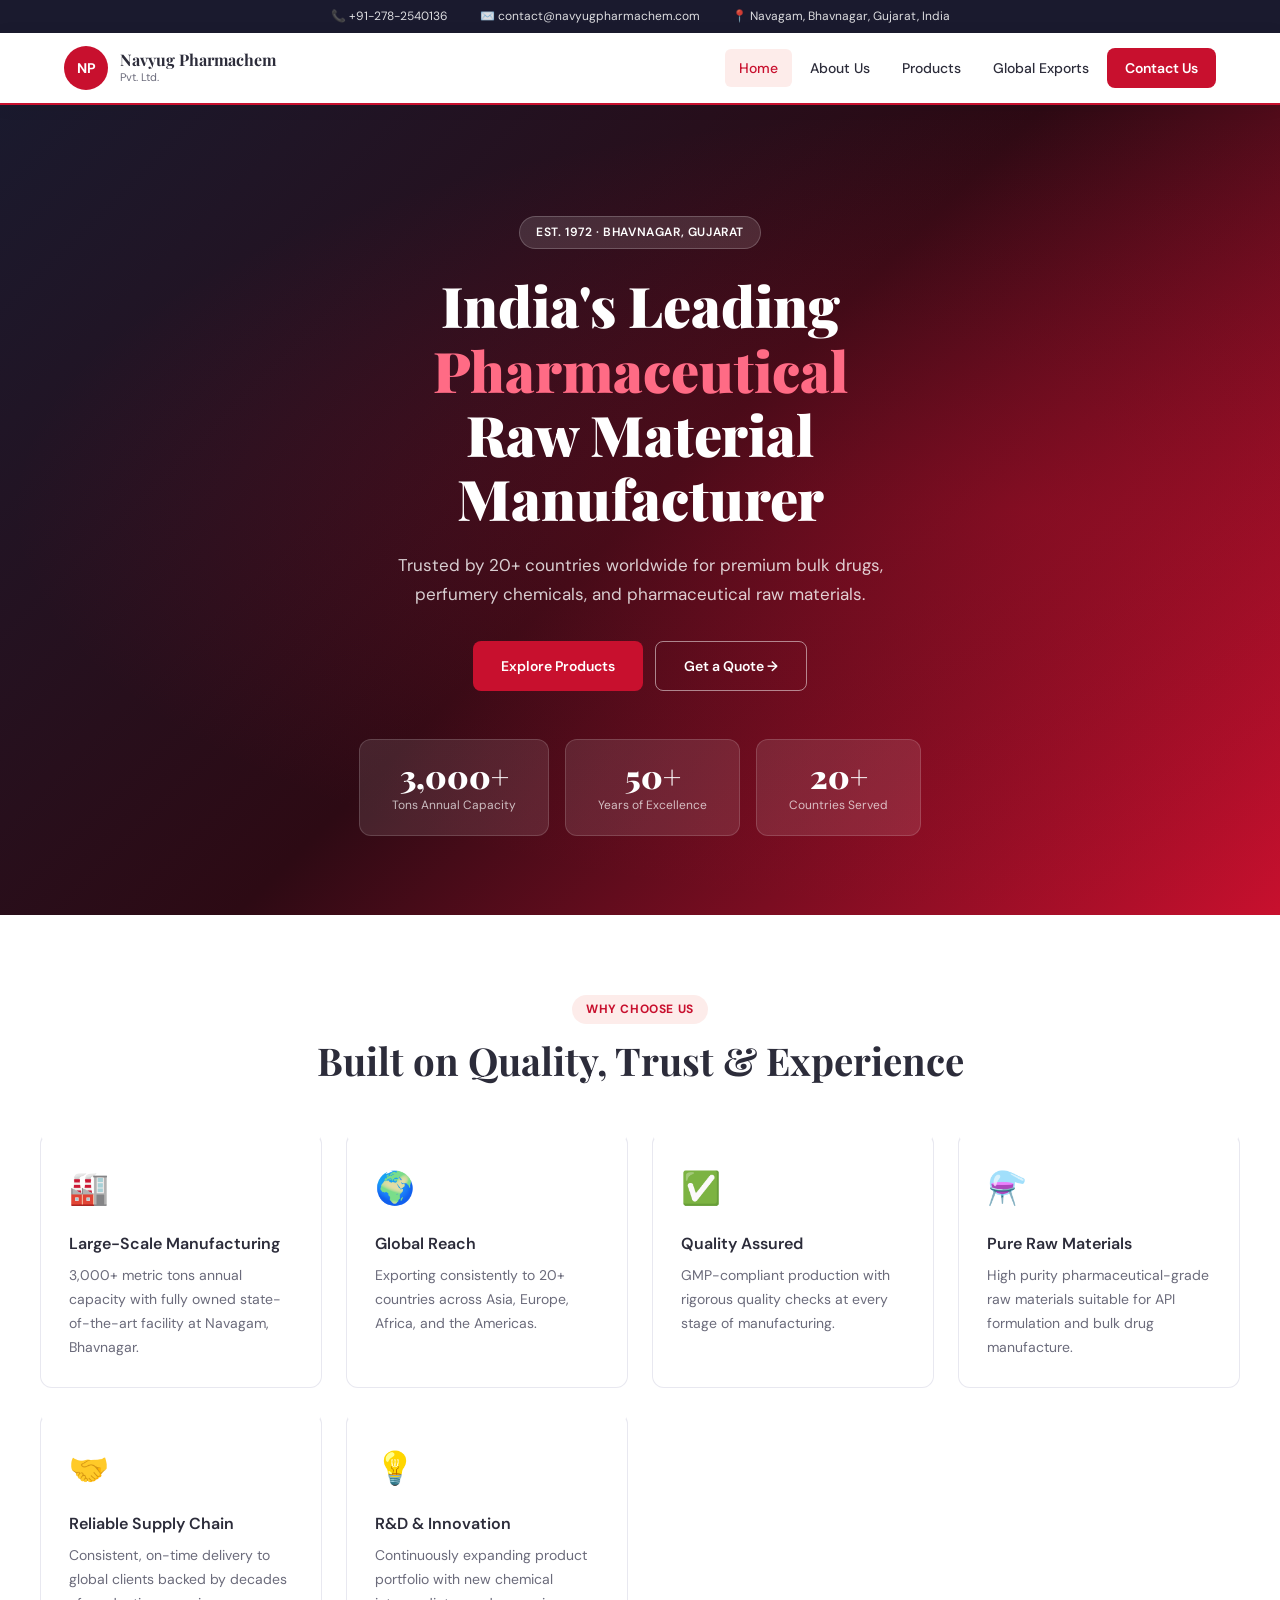
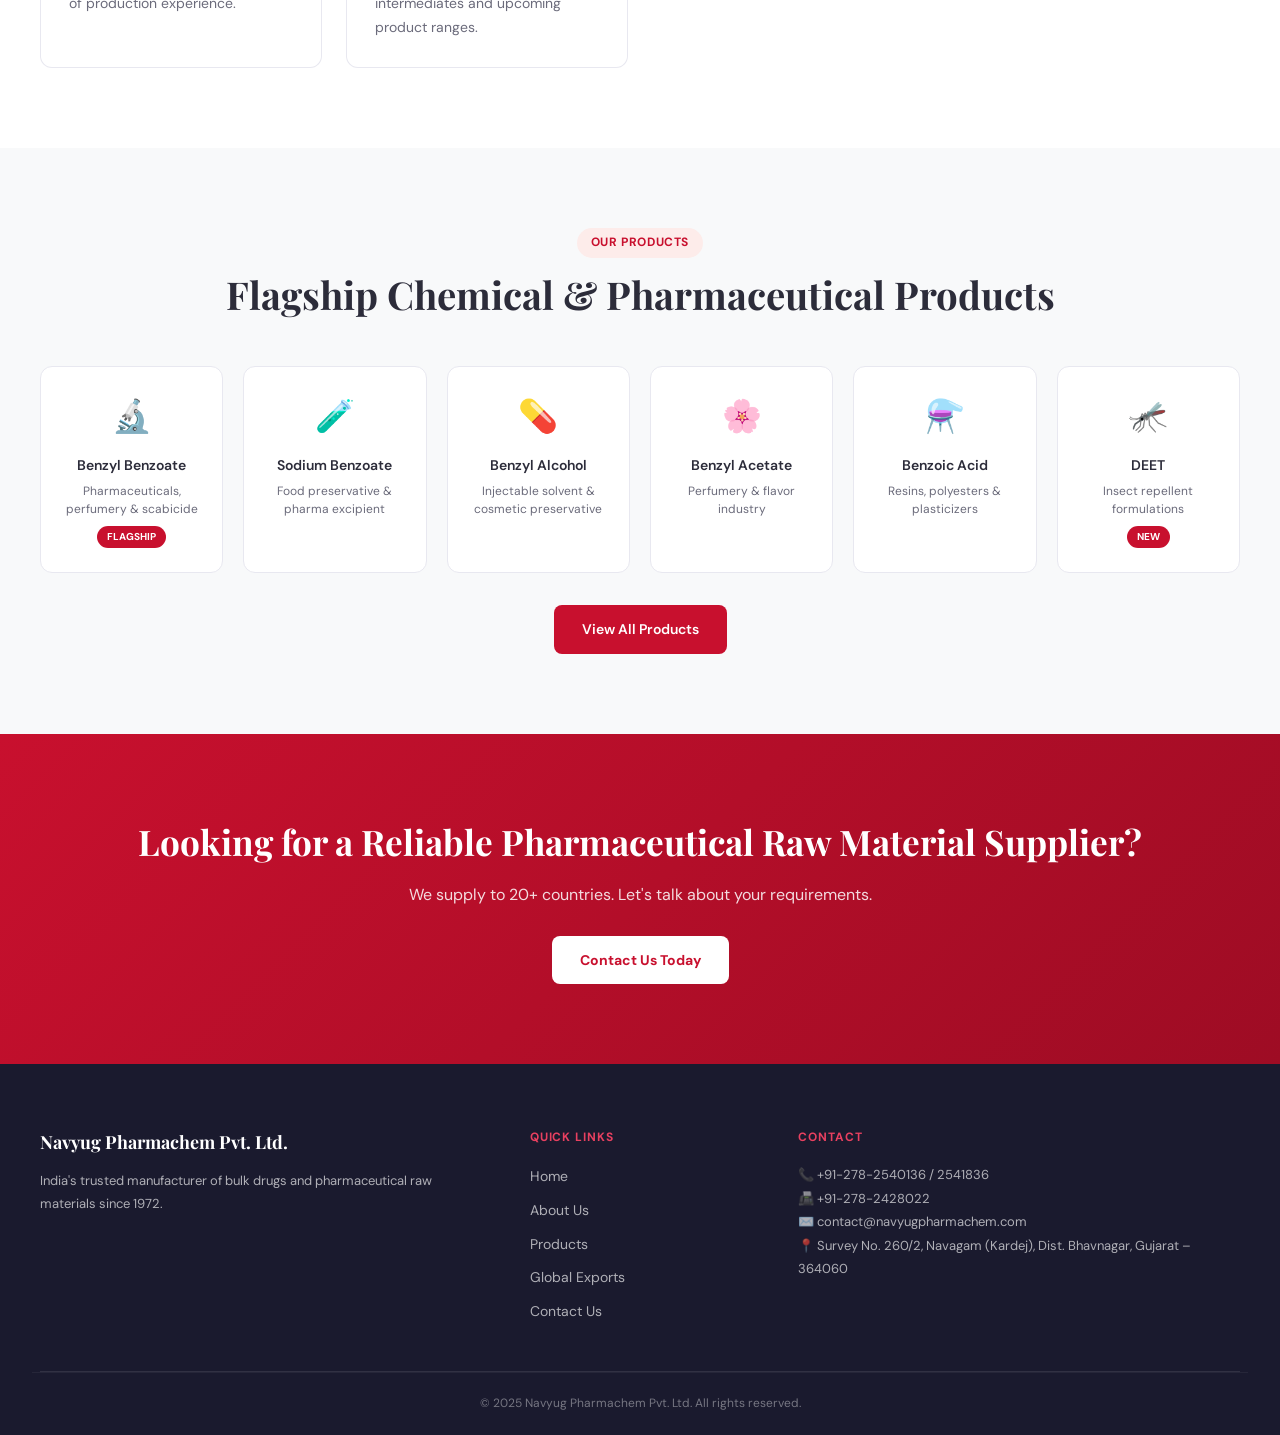
<file: index.html>
<!DOCTYPE html>
<html lang="en">
<head>
  <meta charset="UTF-8"/>
  <meta name="viewport" content="width=device-width, initial-scale=1.0"/>
  <title>Navyug Pharmachem Pvt. Ltd. – Home</title>
  <link rel="preconnect" href="https://fonts.googleapis.com">
  <link href="https://fonts.googleapis.com/css2?family=Playfair+Display:wght@700;900&family=DM+Sans:wght@300;400;500;600&display=swap" rel="stylesheet">
  <link rel="stylesheet" href="style.css"/>
</head>
<body>
<div class="topbar">
  <span>📞 +91-278-2540136</span>
  <span>✉️ contact@navyugpharmachem.com</span>
  <span>📍 Navagam, Bhavnagar, Gujarat, India</span>
</div>
<nav class="navbar" id="navbar">
  <div class="nav-container">
    <a href="index.html" class="nav-logo">
      <div class="logo-circle">NP</div>
      <div>
        <div class="logo-name">Navyug Pharmachem</div>
        <div class="logo-sub">Pvt. Ltd.</div>
      </div>
    </a>
    <button class="hamburger" id="hamburger" aria-label="Menu">
      <span></span><span></span><span></span>
    </button>
    <ul class="nav-menu" id="navMenu">
      <li><a href="index.html" class="active">Home</a></li>
      <li><a href="about.html">About Us</a></li>
      <li><a href="products.html">Products</a></li>
      <li><a href="exports.html">Global Exports</a></li>
      <li><a href="contact.html" class="nav-cta">Contact Us</a></li>
    </ul>
  </div>
</nav>
<section class="hero">
  <div class="hero-bg"></div>
  <div class="hero-content">
    <div class="hero-badge">Est. 1972 · Bhavnagar, Gujarat</div>
    <h1>India's Leading<br><span class="hero-accent">Pharmaceutical</span><br>Raw Material Manufacturer</h1>
    <p>Trusted by 20+ countries worldwide for premium bulk drugs, perfumery chemicals, and pharmaceutical raw materials.</p>
    <div class="hero-btns">
      <a href="products.html" class="btn-red">Explore Products</a>
      <a href="contact.html" class="btn-ghost">Get a Quote →</a>
    </div>
  </div>
  <div class="hero-card-group">
    <div class="hero-card"><div class="hc-num">3,000+</div><div class="hc-label">Tons Annual Capacity</div></div>
    <div class="hero-card"><div class="hc-num">50+</div><div class="hc-label">Years of Excellence</div></div>
    <div class="hero-card"><div class="hc-num">20+</div><div class="hc-label">Countries Served</div></div>
  </div>
</section>
<section class="section">
  <div class="container">
    <div class="section-header">
      <div class="section-tag">Why Choose Us</div>
      <h2>Built on Quality, Trust &amp; Experience</h2>
    </div>
    <div class="features-grid">
      <div class="feature-card"><div class="feature-icon">🏭</div><h3>Large-Scale Manufacturing</h3><p>3,000+ metric tons annual capacity with fully owned state-of-the-art facility at Navagam, Bhavnagar.</p></div>
      <div class="feature-card"><div class="feature-icon">🌍</div><h3>Global Reach</h3><p>Exporting consistently to 20+ countries across Asia, Europe, Africa, and the Americas.</p></div>
      <div class="feature-card"><div class="feature-icon">✅</div><h3>Quality Assured</h3><p>GMP-compliant production with rigorous quality checks at every stage of manufacturing.</p></div>
      <div class="feature-card"><div class="feature-icon">⚗️</div><h3>Pure Raw Materials</h3><p>High purity pharmaceutical-grade raw materials suitable for API formulation and bulk drug manufacture.</p></div>
      <div class="feature-card"><div class="feature-icon">🤝</div><h3>Reliable Supply Chain</h3><p>Consistent, on-time delivery to global clients backed by decades of production experience.</p></div>
      <div class="feature-card"><div class="feature-icon">💡</div><h3>R&amp;D &amp; Innovation</h3><p>Continuously expanding product portfolio with new chemical intermediates and upcoming product ranges.</p></div>
    </div>
  </div>
</section>
<section class="section section-gray">
  <div class="container">
    <div class="section-header">
      <div class="section-tag">Our Products</div>
      <h2>Flagship Chemical &amp; Pharmaceutical Products</h2>
    </div>
    <div class="product-mini-grid">
      <div class="product-mini"><div class="pm-icon">🔬</div><h4>Benzyl Benzoate</h4><p>Pharmaceuticals, perfumery &amp; scabicide</p><span class="badge-red">Flagship</span></div>
      <div class="product-mini"><div class="pm-icon">🧪</div><h4>Sodium Benzoate</h4><p>Food preservative &amp; pharma excipient</p></div>
      <div class="product-mini"><div class="pm-icon">💊</div><h4>Benzyl Alcohol</h4><p>Injectable solvent &amp; cosmetic preservative</p></div>
      <div class="product-mini"><div class="pm-icon">🌸</div><h4>Benzyl Acetate</h4><p>Perfumery &amp; flavor industry</p></div>
      <div class="product-mini"><div class="pm-icon">⚗️</div><h4>Benzoic Acid</h4><p>Resins, polyesters &amp; plasticizers</p></div>
      <div class="product-mini"><div class="pm-icon">🦟</div><h4>DEET</h4><p>Insect repellent formulations</p><span class="badge-red">New</span></div>
    </div>
    <div style="text-align:center;margin-top:2rem;">
      <a href="products.html" class="btn-red">View All Products</a>
    </div>
  </div>
</section>
<section class="cta-banner">
  <div class="container">
    <h2>Looking for a Reliable Pharmaceutical Raw Material Supplier?</h2>
    <p>We supply to 20+ countries. Let's talk about your requirements.</p>
    <a href="contact.html" class="btn-white">Contact Us Today</a>
  </div>
</section>
<footer class="footer">
  <div class="container footer-grid">
    <div>
      <div class="footer-logo">Navyug Pharmachem Pvt. Ltd.</div>
      <p class="footer-desc">India's trusted manufacturer of bulk drugs and pharmaceutical raw materials since 1972.</p>
    </div>
    <div>
      <div class="footer-heading">Quick Links</div>
      <ul class="footer-links">
        <li><a href="index.html">Home</a></li>
        <li><a href="about.html">About Us</a></li>
        <li><a href="products.html">Products</a></li>
        <li><a href="exports.html">Global Exports</a></li>
        <li><a href="contact.html">Contact Us</a></li>
      </ul>
    </div>
    <div>
      <div class="footer-heading">Contact</div>
      <p>📞 +91-278-2540136 / 2541836</p>
      <p>📠 +91-278-2428022</p>
      <p>✉️ contact@navyugpharmachem.com</p>
      <p>📍 Survey No. 260/2, Navagam (Kardej), Dist. Bhavnagar, Gujarat – 364060</p>
    </div>
  </div>
  <div class="footer-bottom"><p>© 2025 Navyug Pharmachem Pvt. Ltd. All rights reserved.</p></div>
</footer>
<script src="script.js"></script>
</body>
</html>
</file>
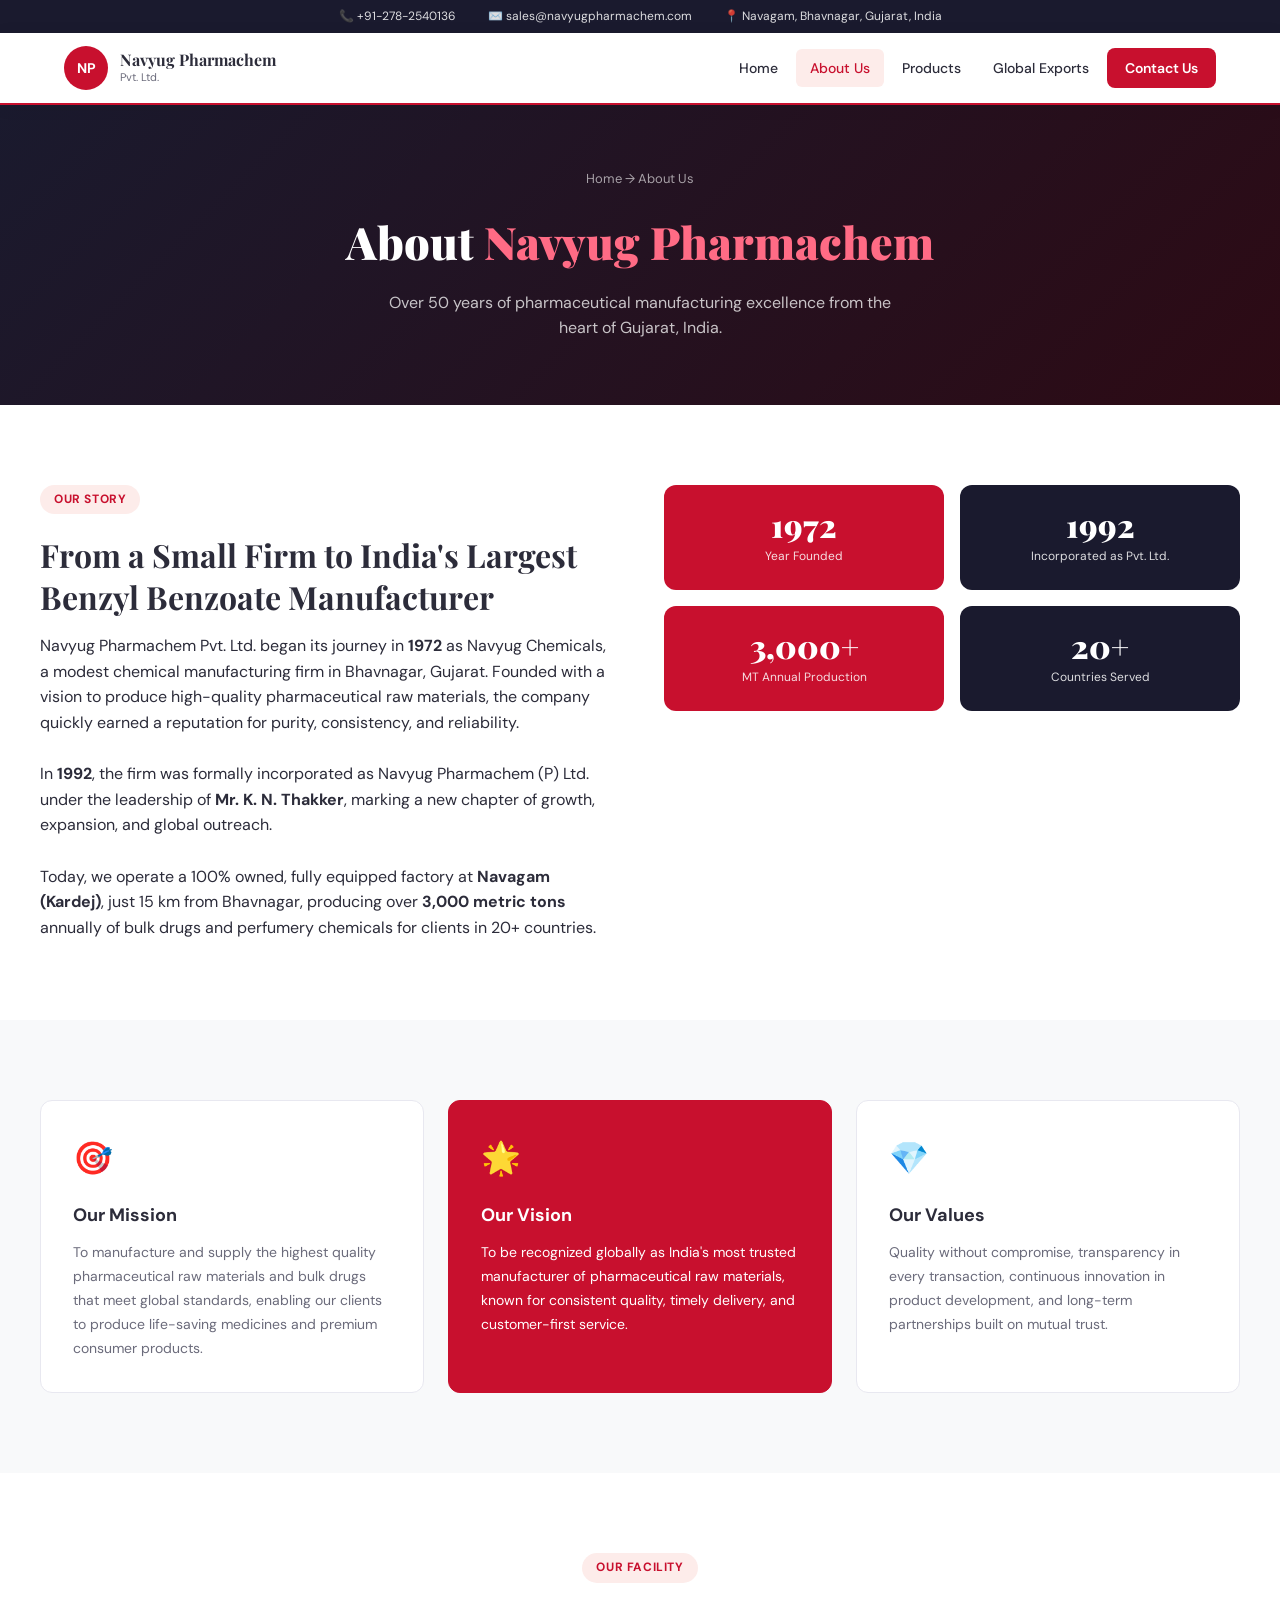
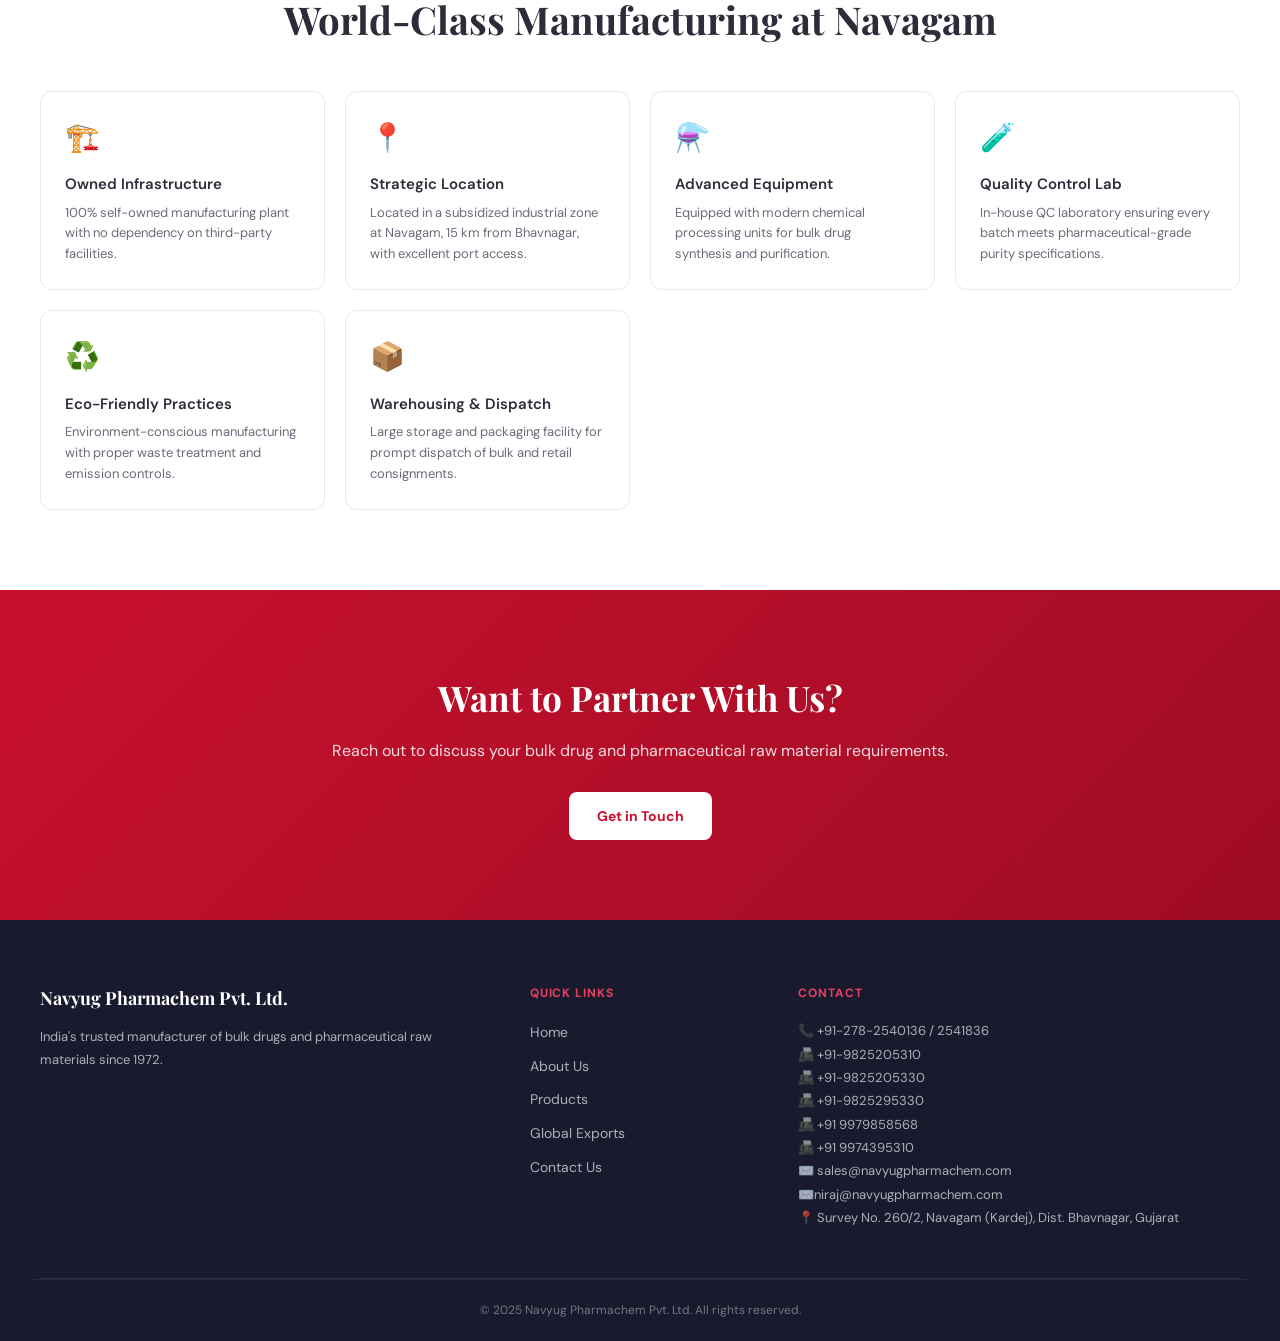
<file: about.html>
<!DOCTYPE html>
<html lang="en">
<head>
  <meta charset="UTF-8"/>
  <meta name="viewport" content="width=device-width, initial-scale=1.0"/>
  <title>About Us – Navyug Pharmachem Pvt. Ltd.</title>
  <link rel="preconnect" href="https://fonts.googleapis.com">
  <link href="https://fonts.googleapis.com/css2?family=Playfair+Display:wght@700;900&family=DM+Sans:wght@300;400;500;600&display=swap" rel="stylesheet">
  <link rel="stylesheet" href="style.css"/>
</head>
<body>
<div class="topbar">
  <span>📞 +91-278-2540136</span>
  <span>✉️ sales@navyugpharmachem.com</span>
  <span>📍 Navagam, Bhavnagar, Gujarat, India</span>
</div>
<nav class="navbar" id="navbar">
  <div class="nav-container">
    <a href="index.html" class="nav-logo">
      <div class="logo-circle">NP</div>
      <div>
        <div class="logo-name">Navyug Pharmachem</div>
        <div class="logo-sub">Pvt. Ltd.</div>
      </div>
    </a>
    <button class="hamburger" id="hamburger" aria-label="Menu">
      <span></span><span></span><span></span>
    </button>
    <ul class="nav-menu" id="navMenu">
      <li><a href="index.html">Home</a></li>
      <li><a href="about.html" class="active">About Us</a></li>
      <li><a href="products.html">Products</a></li>
      <li><a href="exports.html">Global Exports</a></li>
      <li><a href="contact.html" class="nav-cta">Contact Us</a></li>
    </ul>
  </div>
</nav>
<section class="page-hero">
  <div class="container">
    <div class="breadcrumb"><a href="index.html">Home</a> → About Us</div>
    <h1>About <span class="hero-accent">Navyug Pharmachem</span></h1>
    <p>Over 50 years of pharmaceutical manufacturing excellence from the heart of Gujarat, India.</p>
  </div>
</section>
<section class="section">
  <div class="container">
    <div class="two-col">
      <div>
        <div class="section-tag">Our Story</div>
        <h2>From a Small Firm to India's Largest Benzyl Benzoate Manufacturer</h2>
        <p>Navyug Pharmachem Pvt. Ltd. began its journey in <strong>1972</strong> as Navyug Chemicals, a modest chemical manufacturing firm in Bhavnagar, Gujarat. Founded with a vision to produce high-quality pharmaceutical raw materials, the company quickly earned a reputation for purity, consistency, and reliability.</p>
        <br>
        <p>In <strong>1992</strong>, the firm was formally incorporated as Navyug Pharmachem (P) Ltd. under the leadership of <strong>Mr. K. N. Thakker</strong>, marking a new chapter of growth, expansion, and global outreach.</p>
        <br>
        <p>Today, we operate a 100% owned, fully equipped factory at <strong>Navagam (Kardej)</strong>, just 15 km from Bhavnagar, producing over <strong>3,000 metric tons</strong> annually of bulk drugs and perfumery chemicals for clients in 20+ countries.</p>
      </div>
      <div class="about-stats-box">
        <div class="asb-item"><div class="asb-num">1972</div><div class="asb-label">Year Founded</div></div>
        <div class="asb-item"><div class="asb-num">1992</div><div class="asb-label">Incorporated as Pvt. Ltd.</div></div>
        <div class="asb-item"><div class="asb-num">3,000+</div><div class="asb-label">MT Annual Production</div></div>
        <div class="asb-item"><div class="asb-num">20+</div><div class="asb-label">Countries Served</div></div>
      </div>
    </div>
  </div>
</section>
<section class="section section-gray">
  <div class="container">
    <div class="mv-grid">
      <div class="mv-card"><div class="mv-icon">🎯</div><h3>Our Mission</h3><p>To manufacture and supply the highest quality pharmaceutical raw materials and bulk drugs that meet global standards, enabling our clients to produce life-saving medicines and premium consumer products.</p></div>
      <div class="mv-card mv-card-red"><div class="mv-icon">🌟</div><h3>Our Vision</h3><p>To be recognized globally as India's most trusted manufacturer of pharmaceutical raw materials, known for consistent quality, timely delivery, and customer-first service.</p></div>
      <div class="mv-card"><div class="mv-icon">💎</div><h3>Our Values</h3><p>Quality without compromise, transparency in every transaction, continuous innovation in product development, and long-term partnerships built on mutual trust.</p></div>
    </div>
  </div>
</section>
<section class="section">
  <div class="container">
    <div class="section-header">
      <div class="section-tag">Our Facility</div>
      <h2>World-Class Manufacturing at Navagam</h2>
    </div>
    <div class="facility-grid">
      <div class="facility-item"><div class="fi-icon">🏗️</div><h4>Owned Infrastructure</h4><p>100% self-owned manufacturing plant with no dependency on third-party facilities.</p></div>
      <div class="facility-item"><div class="fi-icon">📍</div><h4>Strategic Location</h4><p>Located in a subsidized industrial zone at Navagam, 15 km from Bhavnagar, with excellent port access.</p></div>
      <div class="facility-item"><div class="fi-icon">⚗️</div><h4>Advanced Equipment</h4><p>Equipped with modern chemical processing units for bulk drug synthesis and purification.</p></div>
      <div class="facility-item"><div class="fi-icon">🧪</div><h4>Quality Control Lab</h4><p>In-house QC laboratory ensuring every batch meets pharmaceutical-grade purity specifications.</p></div>
      <div class="facility-item"><div class="fi-icon">♻️</div><h4>Eco-Friendly Practices</h4><p>Environment-conscious manufacturing with proper waste treatment and emission controls.</p></div>
      <div class="facility-item"><div class="fi-icon">📦</div><h4>Warehousing &amp; Dispatch</h4><p>Large storage and packaging facility for prompt dispatch of bulk and retail consignments.</p></div>
    </div>
  </div>
</section>
<section class="cta-banner">
  <div class="container">
    <h2>Want to Partner With Us?</h2>
    <p>Reach out to discuss your bulk drug and pharmaceutical raw material requirements.</p>
    <a href="contact.html" class="btn-white">Get in Touch</a>
  </div>
</section>
<footer class="footer">
  <div class="container footer-grid">
    <div>
      <div class="footer-logo">Navyug Pharmachem Pvt. Ltd.</div>
      <p class="footer-desc">India's trusted manufacturer of bulk drugs and pharmaceutical raw materials since 1972.</p>
    </div>
    <div>
      <div class="footer-heading">Quick Links</div>
      <ul class="footer-links">
        <li><a href="index.html">Home</a></li>
        <li><a href="about.html">About Us</a></li>
        <li><a href="products.html">Products</a></li>
        <li><a href="exports.html">Global Exports</a></li>
        <li><a href="contact.html">Contact Us</a></li>
      </ul>
    </div>
    <div>
      <div class="footer-heading">Contact</div>
      <p>📞 +91-278-2540136 / 2541836</p>
       <p>📠 +91-9825205310</p>
      <p>📠 +91-9825205330</p>
     <p>📠 +91-9825295330</p>
      <p>📠 +91 9979858568</p>
      <p>📠 +91 9974395310 </p>
      <p>✉️ sales@navyugpharmachem.com</p>
      <p>✉️niraj@navyugpharmachem.com</p>
      <p>📍 Survey No. 260/2, Navagam (Kardej), Dist. Bhavnagar, Gujarat</p>
    </div>
  </div>
  <div class="footer-bottom"><p>© 2025 Navyug Pharmachem Pvt. Ltd. All rights reserved.</p></div>
</footer>
<script src="script.js"></script>
</body>
</html>
</file>
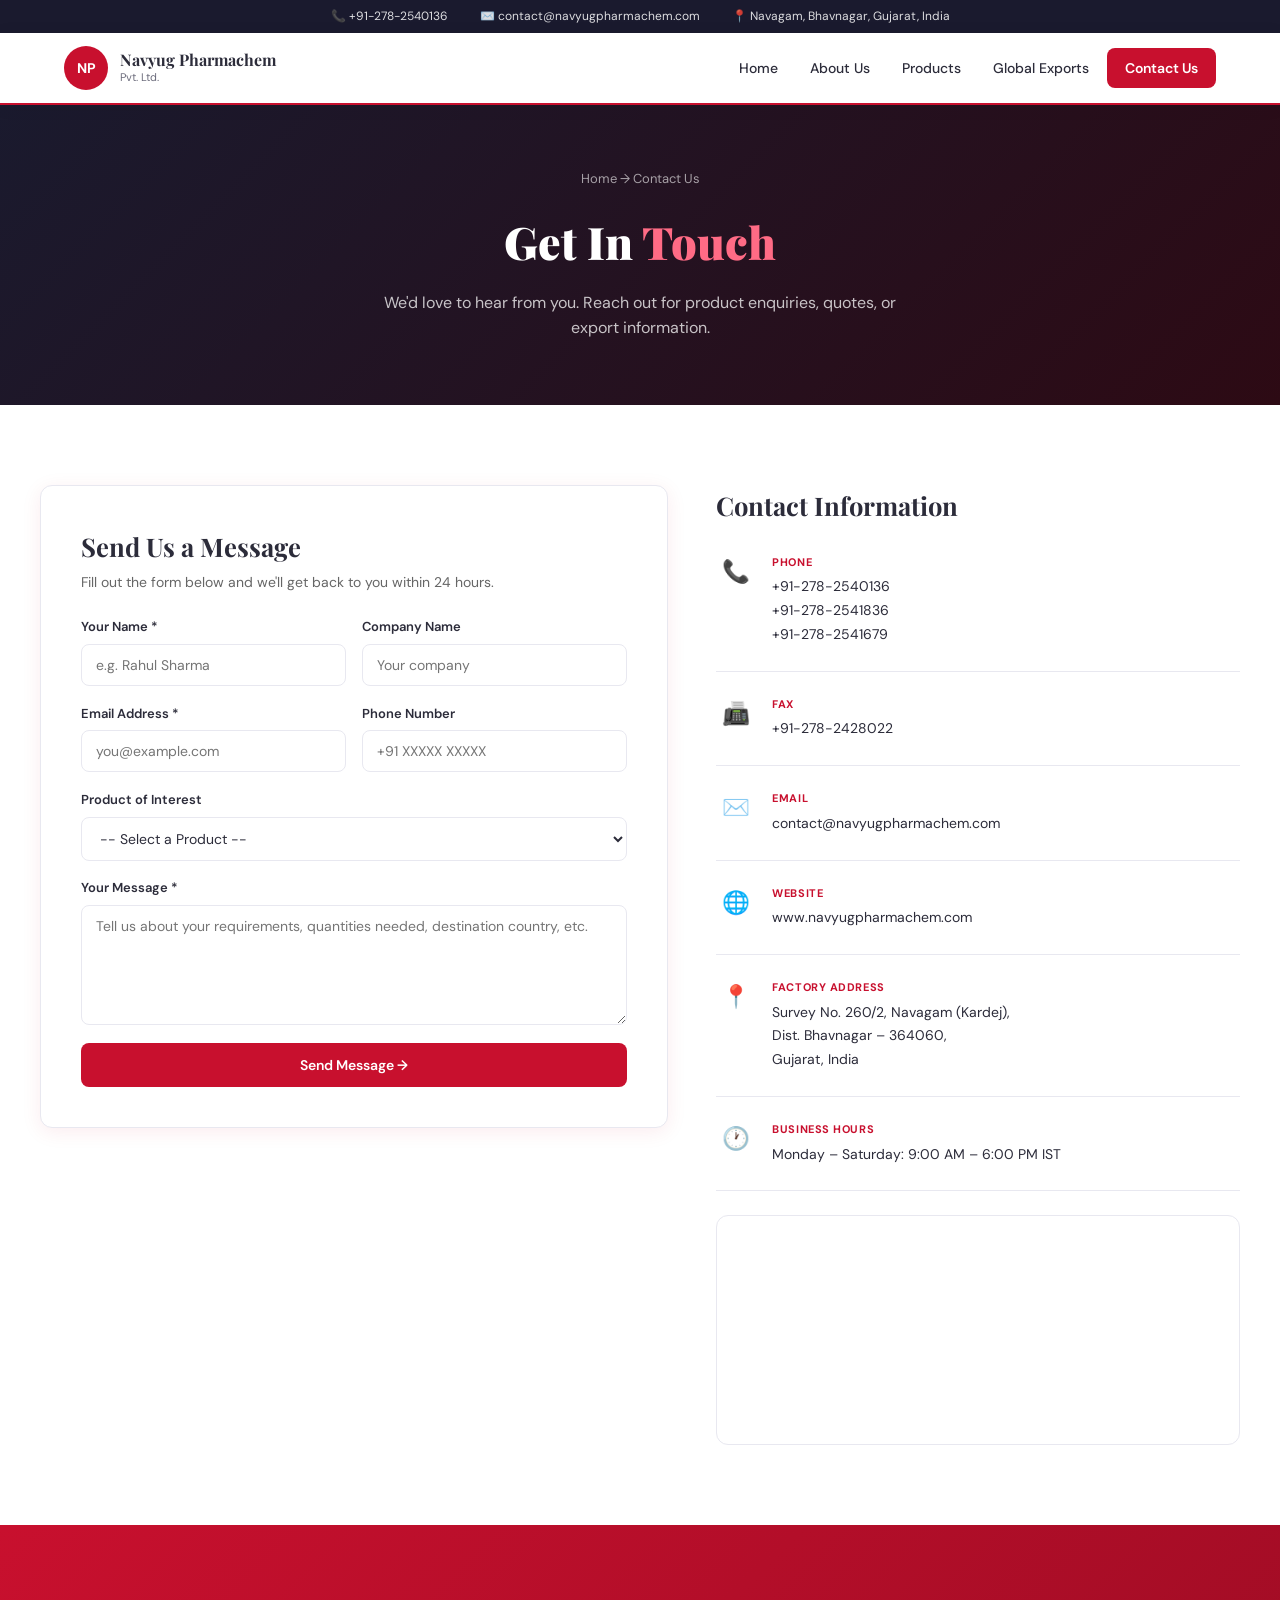
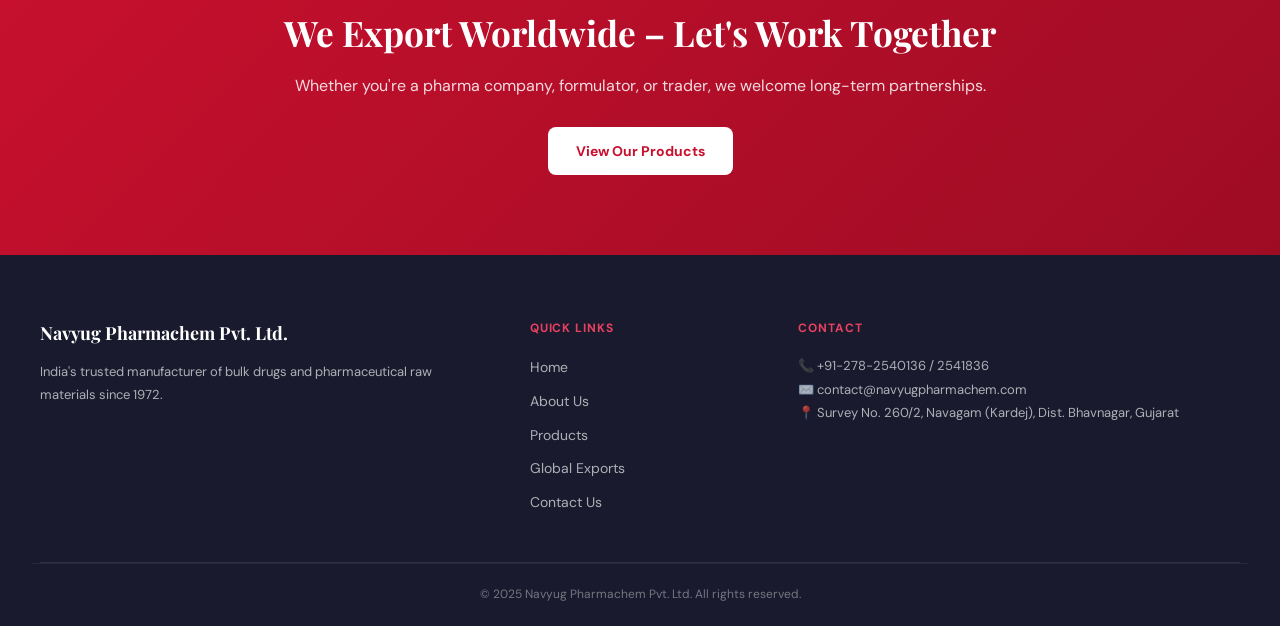
<file: contact.html>
<!DOCTYPE html>
<html lang="en">
<head>
  <meta charset="UTF-8"/>
  <meta name="viewport" content="width=device-width, initial-scale=1.0"/>
  <title>Contact Us – Navyug Pharmachem Pvt. Ltd.</title>
  <link rel="preconnect" href="https://fonts.googleapis.com">
  <link href="https://fonts.googleapis.com/css2?family=Playfair+Display:wght@700;900&family=DM+Sans:wght@300;400;500;600&display=swap" rel="stylesheet">
  <link rel="stylesheet" href="style.css"/>
</head>
<body>
<div class="topbar">
  <span>📞 +91-278-2540136</span>
  <span>✉️ contact@navyugpharmachem.com</span>
  <span>📍 Navagam, Bhavnagar, Gujarat, India</span>
</div>
<nav class="navbar" id="navbar">
  <div class="nav-container">
    <a href="index.html" class="nav-logo">
      <div class="logo-circle">NP</div>
      <div>
        <div class="logo-name">Navyug Pharmachem</div>
        <div class="logo-sub">Pvt. Ltd.</div>
      </div>
    </a>
    <button class="hamburger" id="hamburger" aria-label="Menu">
      <span></span><span></span><span></span>
    </button>
    <ul class="nav-menu" id="navMenu">
      <li><a href="index.html">Home</a></li>
      <li><a href="about.html">About Us</a></li>
      <li><a href="products.html">Products</a></li>
      <li><a href="exports.html">Global Exports</a></li>
      <li><a href="contact.html" class="active nav-cta">Contact Us</a></li>
    </ul>
  </div>
</nav>
<section class="page-hero">
  <div class="container">
    <div class="breadcrumb"><a href="index.html">Home</a> → Contact Us</div>
    <h1>Get In <span class="hero-accent">Touch</span></h1>
    <p>We'd love to hear from you. Reach out for product enquiries, quotes, or export information.</p>
  </div>
</section>
<section class="section">
  <div class="container">
    <div class="contact-layout">
      <div class="contact-form-box">
        <h2>Send Us a Message</h2>
        <p style="color:#666;margin-bottom:1.5rem;font-size:14px;">Fill out the form below and we'll get back to you within 24 hours.</p>
        <form id="contactForm" onsubmit="handleSubmit(event)">
          <div class="form-row">
            <div class="form-group"><label>Your Name *</label><input type="text" placeholder="e.g. Rahul Sharma" required/></div>
            <div class="form-group"><label>Company Name</label><input type="text" placeholder="Your company"/></div>
          </div>
          <div class="form-row">
            <div class="form-group"><label>Email Address *</label><input type="email" placeholder="you@example.com" required/></div>
            <div class="form-group"><label>Phone Number</label><input type="tel" placeholder="+91 XXXXX XXXXX"/></div>
          </div>
          <div class="form-group">
            <label>Product of Interest</label>
            <select>
              <option value="">-- Select a Product --</option>
              <option>Benzyl Benzoate</option>
              <option>Sodium Benzoate</option>
              <option>Benzyl Alcohol</option>
              <option>Benzyl Acetate</option>
              <option>Benzoic Acid</option>
              <option>DEET (Mosquito Repellent)</option>
              <option>Upcoming Products</option>
              <option>Other / General Enquiry</option>
            </select>
          </div>
          <div class="form-group"><label>Your Message *</label><textarea rows="5" placeholder="Tell us about your requirements, quantities needed, destination country, etc." required></textarea></div>
          <button type="submit" class="btn-red" style="width:100%;justify-content:center;">Send Message →</button>
        </form>
        <div id="formSuccess" class="form-success" style="display:none;">✅ Thank you! Your message has been sent. We'll respond within 24 hours.</div>
      </div>
      <div class="contact-info-box">
        <h2>Contact Information</h2>
        <div class="ci-item"><div class="ci-icon">📞</div><div><div class="ci-label">Phone</div><div class="ci-value">+91-278-2540136<br>+91-278-2541836<br>+91-278-2541679</div></div></div>
        <div class="ci-item"><div class="ci-icon">📠</div><div><div class="ci-label">Fax</div><div class="ci-value">+91-278-2428022</div></div></div>
        <div class="ci-item"><div class="ci-icon">✉️</div><div><div class="ci-label">Email</div><div class="ci-value">contact@navyugpharmachem.com</div></div></div>
        <div class="ci-item"><div class="ci-icon">🌐</div><div><div class="ci-label">Website</div><div class="ci-value">www.navyugpharmachem.com</div></div></div>
        <div class="ci-item"><div class="ci-icon">📍</div><div><div class="ci-label">Factory Address</div><div class="ci-value">Survey No. 260/2, Navagam (Kardej),<br>Dist. Bhavnagar – 364060,<br>Gujarat, India</div></div></div>
        <div class="ci-item"><div class="ci-icon">🕐</div><div><div class="ci-label">Business Hours</div><div class="ci-value">Monday – Saturday: 9:00 AM – 6:00 PM IST</div></div></div>
        <div class="map-placeholder">
          <iframe src="https://maps.google.com/maps?q=Navagam,+Bhavnagar,+Gujarat,+India&output=embed" width="100%" height="220" style="border:0;border-radius:8px;" allowfullscreen loading="lazy"></iframe>
        </div>
      </div>
    </div>
  </div>
</section>
<section class="cta-banner">
  <div class="container">
    <h2>We Export Worldwide – Let's Work Together</h2>
    <p>Whether you're a pharma company, formulator, or trader, we welcome long-term partnerships.</p>
    <a href="products.html" class="btn-white">View Our Products</a>
  </div>
</section>
<footer class="footer">
  <div class="container footer-grid">
    <div>
      <div class="footer-logo">Navyug Pharmachem Pvt. Ltd.</div>
      <p class="footer-desc">India's trusted manufacturer of bulk drugs and pharmaceutical raw materials since 1972.</p>
    </div>
    <div>
      <div class="footer-heading">Quick Links</div>
      <ul class="footer-links">
        <li><a href="index.html">Home</a></li>
        <li><a href="about.html">About Us</a></li>
        <li><a href="products.html">Products</a></li>
        <li><a href="exports.html">Global Exports</a></li>
        <li><a href="contact.html">Contact Us</a></li>
      </ul>
    </div>
    <div>
      <div class="footer-heading">Contact</div>
      <p>📞 +91-278-2540136 / 2541836</p>
      <p>✉️ contact@navyugpharmachem.com</p>
      <p>📍 Survey No. 260/2, Navagam (Kardej), Dist. Bhavnagar, Gujarat</p>
    </div>
  </div>
  <div class="footer-bottom"><p>© 2025 Navyug Pharmachem Pvt. Ltd. All rights reserved.</p></div>
</footer>
<script src="script.js"></script>
<script>
  function handleSubmit(e) {
    e.preventDefault();
    document.getElementById('contactForm').style.display = 'none';
    document.getElementById('formSuccess').style.display = 'block';
  }
</script>
</body>
</html>
</file>
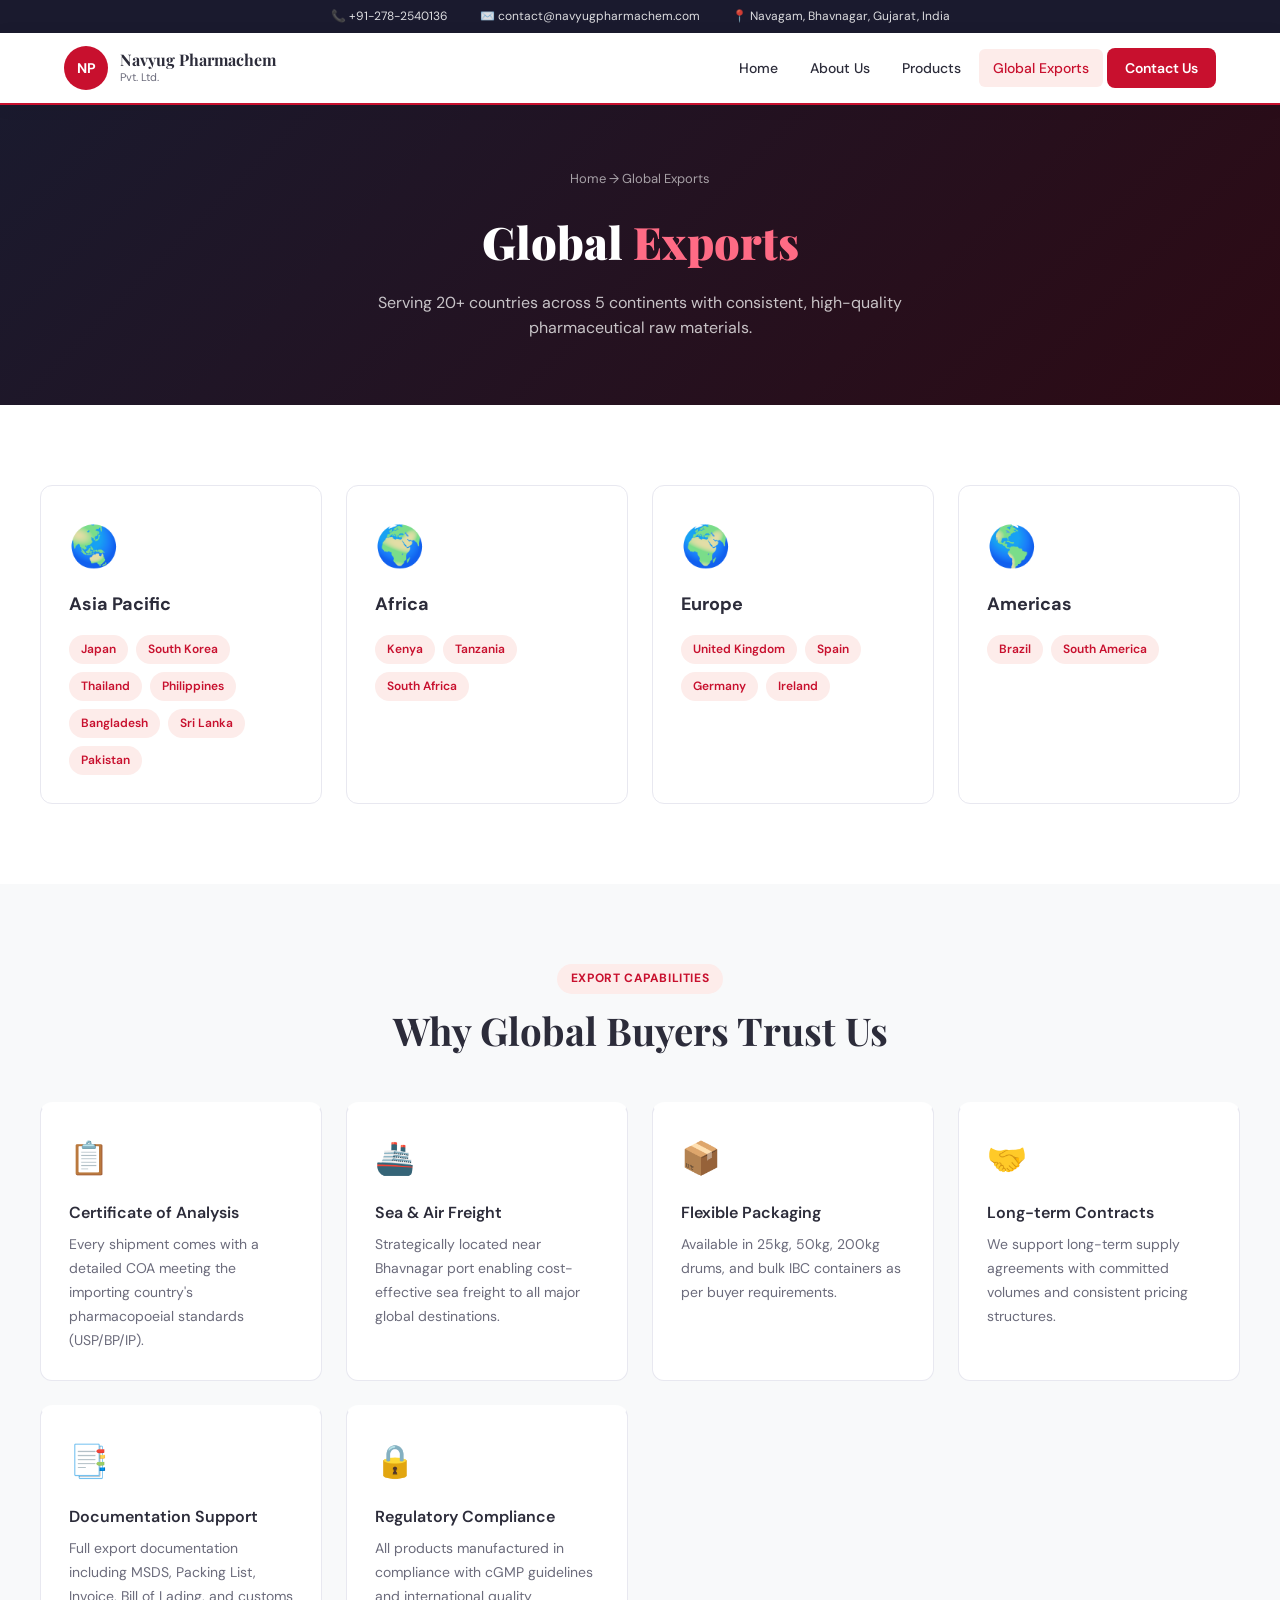
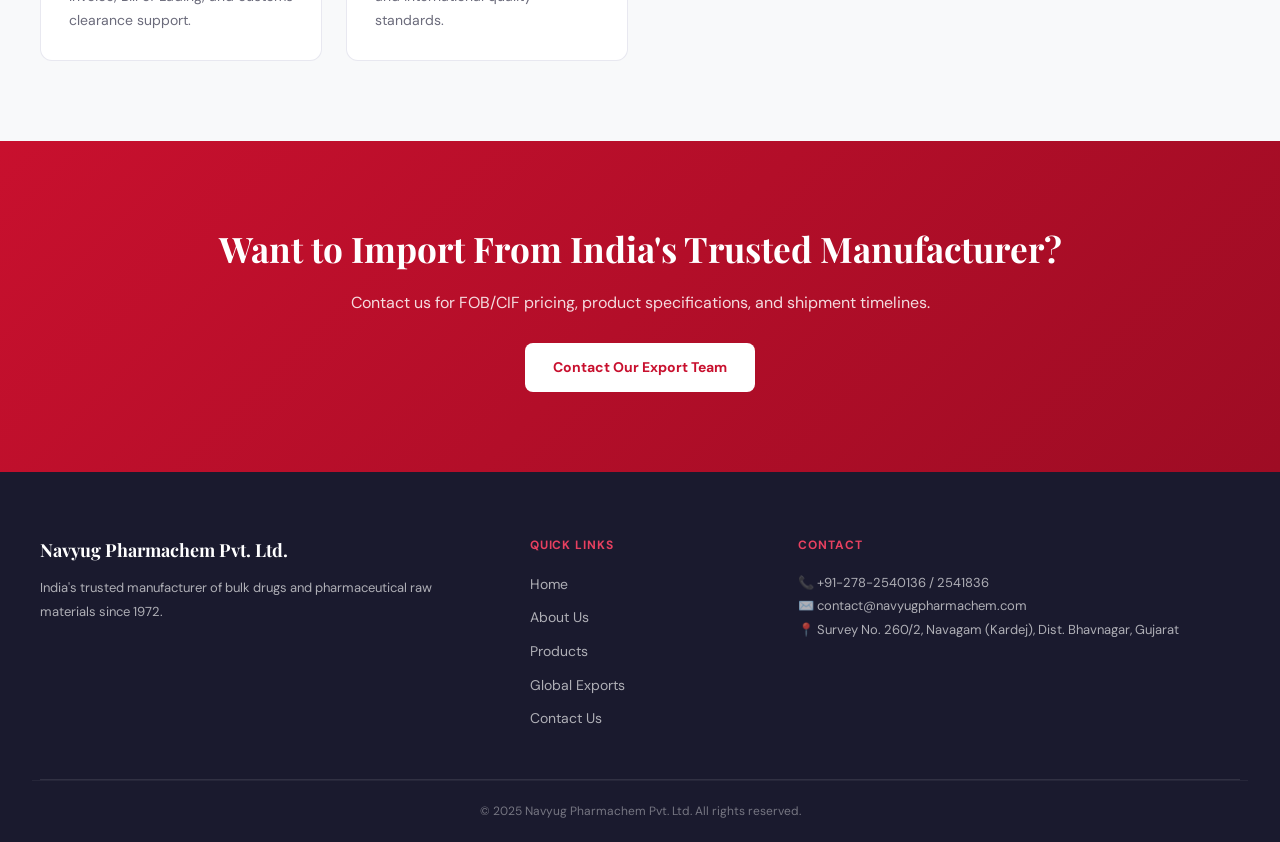
<file: exports.html>
<!DOCTYPE html>
<html lang="en">
<head>
  <meta charset="UTF-8"/>
  <meta name="viewport" content="width=device-width, initial-scale=1.0"/>
  <title>Global Exports – Navyug Pharmachem Pvt. Ltd.</title>
  <link rel="preconnect" href="https://fonts.googleapis.com">
  <link href="https://fonts.googleapis.com/css2?family=Playfair+Display:wght@700;900&family=DM+Sans:wght@300;400;500;600&display=swap" rel="stylesheet">
  <link rel="stylesheet" href="style.css"/>
</head>
<body>
<div class="topbar">
  <span>📞 +91-278-2540136</span>
  <span>✉️ contact@navyugpharmachem.com</span>
  <span>📍 Navagam, Bhavnagar, Gujarat, India</span>
</div>
<nav class="navbar" id="navbar">
  <div class="nav-container">
    <a href="index.html" class="nav-logo">
      <div class="logo-circle">NP</div>
      <div>
        <div class="logo-name">Navyug Pharmachem</div>
        <div class="logo-sub">Pvt. Ltd.</div>
      </div>
    </a>
    <button class="hamburger" id="hamburger" aria-label="Menu">
      <span></span><span></span><span></span>
    </button>
    <ul class="nav-menu" id="navMenu">
      <li><a href="index.html">Home</a></li>
      <li><a href="about.html">About Us</a></li>
      <li><a href="products.html">Products</a></li>
      <li><a href="exports.html" class="active">Global Exports</a></li>
      <li><a href="contact.html" class="nav-cta">Contact Us</a></li>
    </ul>
  </div>
</nav>
<section class="page-hero">
  <div class="container">
    <div class="breadcrumb"><a href="index.html">Home</a> → Global Exports</div>
    <h1>Global <span class="hero-accent">Exports</span></h1>
    <p>Serving 20+ countries across 5 continents with consistent, high-quality pharmaceutical raw materials.</p>
  </div>
</section>
<section class="section">
  <div class="container">
    <div class="export-regions">
      <div class="region-card"><div class="region-flag">🌏</div><h3>Asia Pacific</h3><div class="country-list"><span class="country-pill">Japan</span><span class="country-pill">South Korea</span><span class="country-pill">Thailand</span><span class="country-pill">Philippines</span><span class="country-pill">Bangladesh</span><span class="country-pill">Sri Lanka</span><span class="country-pill">Pakistan</span></div></div>
      <div class="region-card"><div class="region-flag">🌍</div><h3>Africa</h3><div class="country-list"><span class="country-pill">Kenya</span><span class="country-pill">Tanzania</span><span class="country-pill">South Africa</span></div></div>
      <div class="region-card"><div class="region-flag">🌍</div><h3>Europe</h3><div class="country-list"><span class="country-pill">United Kingdom</span><span class="country-pill">Spain</span><span class="country-pill">Germany</span><span class="country-pill">Ireland</span></div></div>
      <div class="region-card"><div class="region-flag">🌎</div><h3>Americas</h3><div class="country-list"><span class="country-pill">Brazil</span><span class="country-pill">South America</span></div></div>
    </div>
  </div>
</section>
<section class="section section-gray">
  <div class="container">
    <div class="section-header">
      <div class="section-tag">Export Capabilities</div>
      <h2>Why Global Buyers Trust Us</h2>
    </div>
    <div class="features-grid">
      <div class="feature-card"><div class="feature-icon">📋</div><h3>Certificate of Analysis</h3><p>Every shipment comes with a detailed COA meeting the importing country's pharmacopoeial standards (USP/BP/IP).</p></div>
      <div class="feature-card"><div class="feature-icon">🚢</div><h3>Sea &amp; Air Freight</h3><p>Strategically located near Bhavnagar port enabling cost-effective sea freight to all major global destinations.</p></div>
      <div class="feature-card"><div class="feature-icon">📦</div><h3>Flexible Packaging</h3><p>Available in 25kg, 50kg, 200kg drums, and bulk IBC containers as per buyer requirements.</p></div>
      <div class="feature-card"><div class="feature-icon">🤝</div><h3>Long-term Contracts</h3><p>We support long-term supply agreements with committed volumes and consistent pricing structures.</p></div>
      <div class="feature-card"><div class="feature-icon">📑</div><h3>Documentation Support</h3><p>Full export documentation including MSDS, Packing List, Invoice, Bill of Lading, and customs clearance support.</p></div>
      <div class="feature-card"><div class="feature-icon">🔒</div><h3>Regulatory Compliance</h3><p>All products manufactured in compliance with cGMP guidelines and international quality standards.</p></div>
    </div>
  </div>
</section>
<section class="cta-banner">
  <div class="container">
    <h2>Want to Import From India's Trusted Manufacturer?</h2>
    <p>Contact us for FOB/CIF pricing, product specifications, and shipment timelines.</p>
    <a href="contact.html" class="btn-white">Contact Our Export Team</a>
  </div>
</section>
<footer class="footer">
  <div class="container footer-grid">
    <div>
      <div class="footer-logo">Navyug Pharmachem Pvt. Ltd.</div>
      <p class="footer-desc">India's trusted manufacturer of bulk drugs and pharmaceutical raw materials since 1972.</p>
    </div>
    <div>
      <div class="footer-heading">Quick Links</div>
      <ul class="footer-links">
        <li><a href="index.html">Home</a></li>
        <li><a href="about.html">About Us</a></li>
        <li><a href="products.html">Products</a></li>
        <li><a href="exports.html">Global Exports</a></li>
        <li><a href="contact.html">Contact Us</a></li>
      </ul>
    </div>
    <div>
      <div class="footer-heading">Contact</div>
      <p>📞 +91-278-2540136 / 2541836</p>
      <p>✉️ contact@navyugpharmachem.com</p>
      <p>📍 Survey No. 260/2, Navagam (Kardej), Dist. Bhavnagar, Gujarat</p>
    </div>
  </div>
  <div class="footer-bottom"><p>© 2025 Navyug Pharmachem Pvt. Ltd. All rights reserved.</p></div>
</footer>
<script src="script.js"></script>
</body>
</html>
</file>
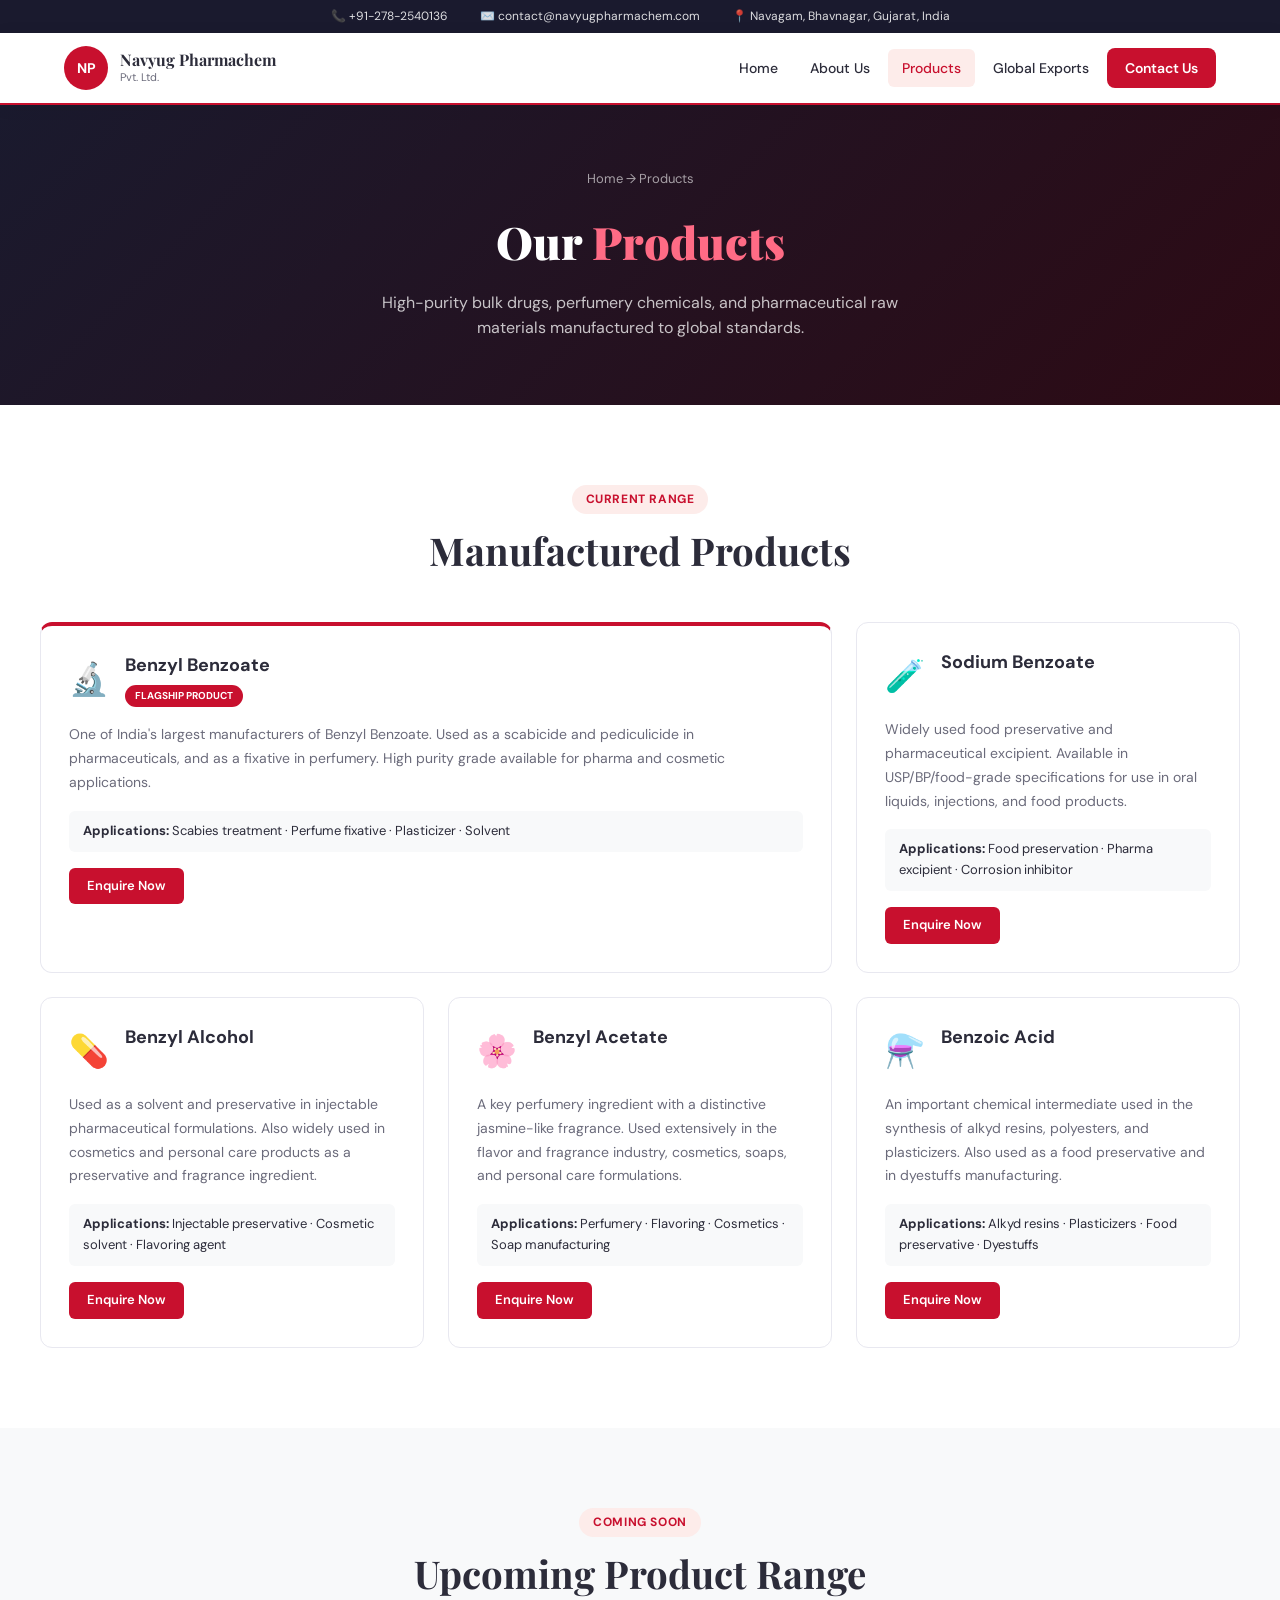
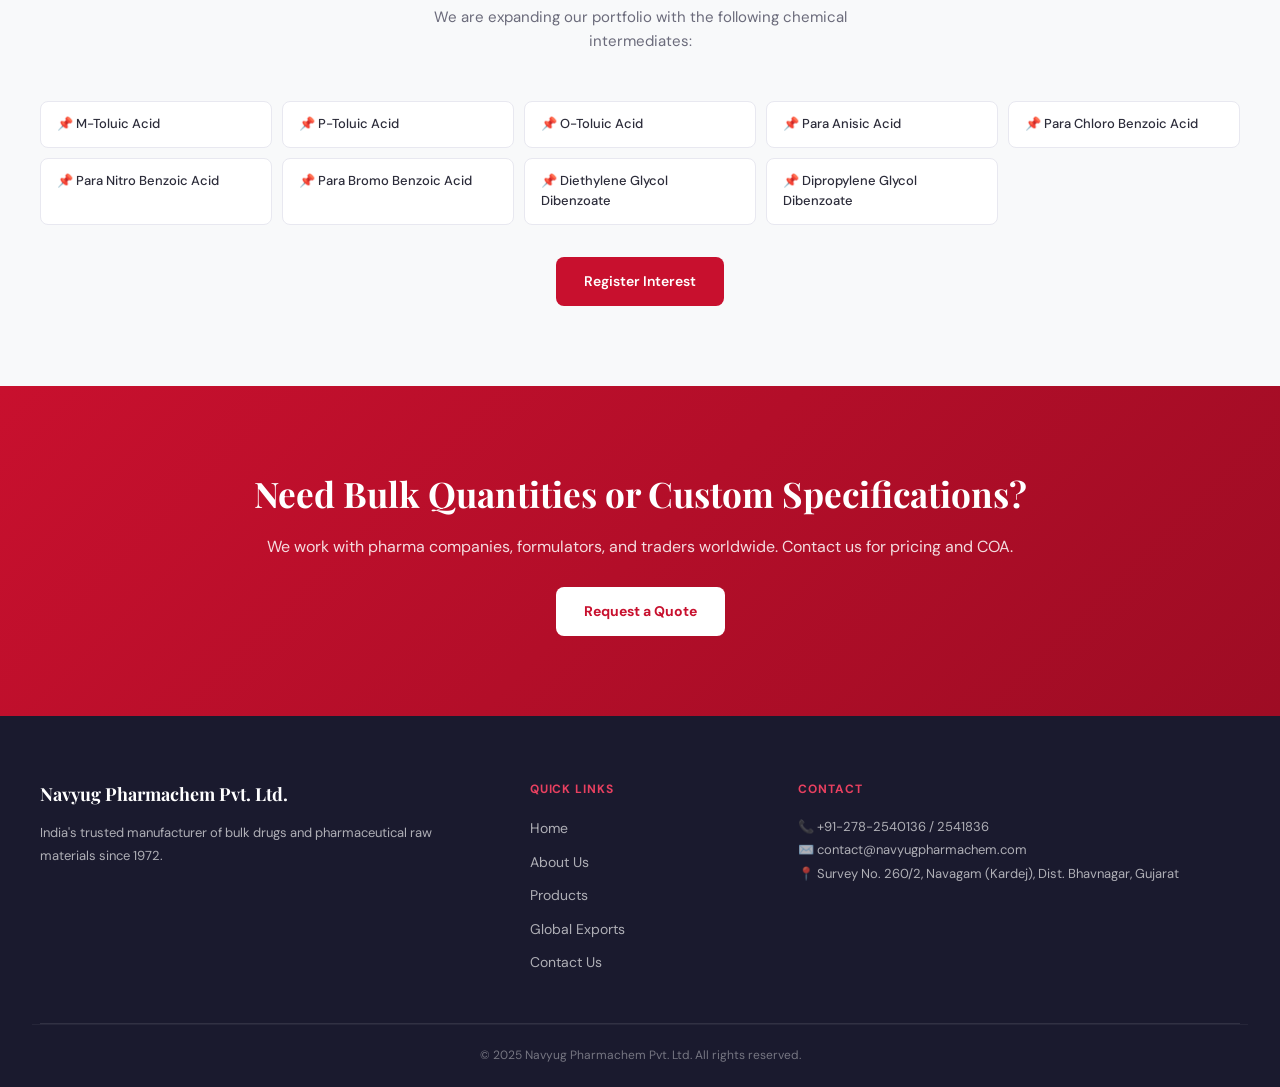
<file: products.html>
<!DOCTYPE html>
<html lang="en">
<head>
  <meta charset="UTF-8"/>
  <meta name="viewport" content="width=device-width, initial-scale=1.0"/>
  <title>Products – Navyug Pharmachem Pvt. Ltd.</title>
  <link rel="preconnect" href="https://fonts.googleapis.com">
  <link href="https://fonts.googleapis.com/css2?family=Playfair+Display:wght@700;900&family=DM+Sans:wght@300;400;500;600&display=swap" rel="stylesheet">
  <link rel="stylesheet" href="style.css"/>
</head>
<body>
<div class="topbar">
  <span>📞 +91-278-2540136</span>
  <span>✉️ contact@navyugpharmachem.com</span>
  <span>📍 Navagam, Bhavnagar, Gujarat, India</span>
</div>
<nav class="navbar" id="navbar">
  <div class="nav-container">
    <a href="index.html" class="nav-logo">
      <div class="logo-circle">NP</div>
      <div>
        <div class="logo-name">Navyug Pharmachem</div>
        <div class="logo-sub">Pvt. Ltd.</div>
      </div>
    </a>
    <button class="hamburger" id="hamburger" aria-label="Menu">
      <span></span><span></span><span></span>
    </button>
    <ul class="nav-menu" id="navMenu">
      <li><a href="index.html">Home</a></li>
      <li><a href="about.html">About Us</a></li>
      <li><a href="products.html" class="active">Products</a></li>
      <li><a href="exports.html">Global Exports</a></li>
      <li><a href="contact.html" class="nav-cta">Contact Us</a></li>
    </ul>
  </div>
</nav>
<section class="page-hero">
  <div class="container">
    <div class="breadcrumb"><a href="index.html">Home</a> → Products</div>
    <h1>Our <span class="hero-accent">Products</span></h1>
    <p>High-purity bulk drugs, perfumery chemicals, and pharmaceutical raw materials manufactured to global standards.</p>
  </div>
</section>
<section class="section">
  <div class="container">
    <div class="section-header">
      <div class="section-tag">Current Range</div>
      <h2>Manufactured Products</h2>
    </div>
    <div class="product-full-grid">
      <div class="product-full-card flagship">
        <div class="pfc-header"><div class="pfc-icon">🔬</div><div><h3>Benzyl Benzoate</h3><span class="badge-red">Flagship Product</span></div></div>
        <p>One of India's largest manufacturers of Benzyl Benzoate. Used as a scabicide and pediculicide in pharmaceuticals, and as a fixative in perfumery. High purity grade available for pharma and cosmetic applications.</p>
        <div class="pfc-uses"><strong>Applications:</strong> Scabies treatment · Perfume fixative · Plasticizer · Solvent</div>
        <a href="contact.html" class="btn-red-sm">Enquire Now</a>
      </div>
      <div class="product-full-card">
        <div class="pfc-header"><div class="pfc-icon">🧪</div><div><h3>Sodium Benzoate</h3></div></div>
        <p>Widely used food preservative and pharmaceutical excipient. Available in USP/BP/food-grade specifications for use in oral liquids, injections, and food products.</p>
        <div class="pfc-uses"><strong>Applications:</strong> Food preservation · Pharma excipient · Corrosion inhibitor</div>
        <a href="contact.html" class="btn-red-sm">Enquire Now</a>
      </div>
      <div class="product-full-card">
        <div class="pfc-header"><div class="pfc-icon">💊</div><div><h3>Benzyl Alcohol</h3></div></div>
        <p>Used as a solvent and preservative in injectable pharmaceutical formulations. Also widely used in cosmetics and personal care products as a preservative and fragrance ingredient.</p>
        <div class="pfc-uses"><strong>Applications:</strong> Injectable preservative · Cosmetic solvent · Flavoring agent</div>
        <a href="contact.html" class="btn-red-sm">Enquire Now</a>
      </div>
      <div class="product-full-card">
        <div class="pfc-header"><div class="pfc-icon">🌸</div><div><h3>Benzyl Acetate</h3></div></div>
        <p>A key perfumery ingredient with a distinctive jasmine-like fragrance. Used extensively in the flavor and fragrance industry, cosmetics, soaps, and personal care formulations.</p>
        <div class="pfc-uses"><strong>Applications:</strong> Perfumery · Flavoring · Cosmetics · Soap manufacturing</div>
        <a href="contact.html" class="btn-red-sm">Enquire Now</a>
      </div>
      <div class="product-full-card">
        <div class="pfc-header"><div class="pfc-icon">⚗️</div><div><h3>Benzoic Acid</h3></div></div>
        <p>An important chemical intermediate used in the synthesis of alkyd resins, polyesters, and plasticizers. Also used as a food preservative and in dyestuffs manufacturing.</p>
        <div class="pfc-uses"><strong>Applications:</strong> Alkyd resins · Plasticizers · Food preservative · Dyestuffs</div>
        <a href="contact.html" class="btn-red-sm">Enquire Now</a>
      </div>
    </div>
  </div>
</section>
<section class="section section-gray">
  <div class="container">
    <div class="section-header">
      <div class="section-tag">Coming Soon</div>
      <h2>Upcoming Product Range</h2>
      <p>We are expanding our portfolio with the following chemical intermediates:</p>
    </div>
    <div class="upcoming-grid">
      <div class="upcoming-item">📌 M-Toluic Acid</div>
      <div class="upcoming-item">📌 P-Toluic Acid</div>
      <div class="upcoming-item">📌 O-Toluic Acid</div>
      <div class="upcoming-item">📌 Para Anisic Acid</div>
      <div class="upcoming-item">📌 Para Chloro Benzoic Acid</div>
      <div class="upcoming-item">📌 Para Nitro Benzoic Acid</div>
      <div class="upcoming-item">📌 Para Bromo Benzoic Acid</div>
      <div class="upcoming-item">📌 Diethylene Glycol Dibenzoate</div>
      <div class="upcoming-item">📌 Dipropylene Glycol Dibenzoate</div>
    </div>
    <div style="text-align:center;margin-top:2rem;">
      <a href="contact.html" class="btn-red">Register Interest</a>
    </div>
  </div>
</section>
<section class="cta-banner">
  <div class="container">
    <h2>Need Bulk Quantities or Custom Specifications?</h2>
    <p>We work with pharma companies, formulators, and traders worldwide. Contact us for pricing and COA.</p>
    <a href="contact.html" class="btn-white">Request a Quote</a>
  </div>
</section>
<footer class="footer">
  <div class="container footer-grid">
    <div>
      <div class="footer-logo">Navyug Pharmachem Pvt. Ltd.</div>
      <p class="footer-desc">India's trusted manufacturer of bulk drugs and pharmaceutical raw materials since 1972.</p>
    </div>
    <div>
      <div class="footer-heading">Quick Links</div>
      <ul class="footer-links">
        <li><a href="index.html">Home</a></li>
        <li><a href="about.html">About Us</a></li>
        <li><a href="products.html">Products</a></li>
        <li><a href="exports.html">Global Exports</a></li>
        <li><a href="contact.html">Contact Us</a></li>
      </ul>
    </div>
    <div>
      <div class="footer-heading">Contact</div>
      <p>📞 +91-278-2540136 / 2541836</p>
      <p>✉️ contact@navyugpharmachem.com</p>
      <p>📍 Survey No. 260/2, Navagam (Kardej), Dist. Bhavnagar, Gujarat</p>
    </div>
  </div>
  <div class="footer-bottom"><p>© 2025 Navyug Pharmachem Pvt. Ltd. All rights reserved.</p></div>
</footer>
<script src="script.js"></script>
</body>
</html>
</file>
<file: style.css>
:root {
  --red: #C8102E; --red-dark: #9E0C24; --red-light: #FDECEA; --red-mid: #E84060;
  --dark: #1A1A2E; --text: #2C2C3A; --muted: #6B6B7B; --bg: #FFFFFF;
  --bg-gray: #F8F9FA; --border: #E8E8F0; --white: #FFFFFF;
  --font-head: 'Playfair Display', Georgia, serif;
  --font-body: 'DM Sans', 'Segoe UI', sans-serif;
  --radius: 12px; --shadow: 0 4px 20px rgba(200,16,46,0.08);
  --shadow-lg: 0 8px 40px rgba(200,16,46,0.12); --transition: 0.25s ease;
}
*, *::before, *::after { margin: 0; padding: 0; box-sizing: border-box; }
html { scroll-behavior: smooth; }
body { font-family: var(--font-body); color: var(--text); background: var(--bg); line-height: 1.6; font-size: 16px; }

.topbar { background: var(--dark); color: rgba(255,255,255,.85); font-size: 12px; padding: 7px 2rem; display: flex; justify-content: center; gap: 2rem; flex-wrap: wrap; }

.navbar { background: var(--white); border-bottom: 2px solid var(--red); position: sticky; top: 0; z-index: 1000; box-shadow: 0 2px 16px rgba(0,0,0,0.07); }
.nav-container { max-width: 1200px; margin: 0 auto; padding: 0 1.5rem; display: flex; align-items: center; justify-content: space-between; height: 70px; }
.nav-logo { display: flex; align-items: center; gap: 12px; text-decoration: none; }
.logo-circle { width: 44px; height: 44px; background: var(--red); border-radius: 50%; display: flex; align-items: center; justify-content: center; color: #fff; font-weight: 700; font-size: 14px; flex-shrink: 0; }
.logo-name { font-family: var(--font-head); font-size: 16px; color: var(--text); font-weight: 700; line-height: 1.2; }
.logo-sub { font-size: 11px; color: var(--muted); }
.nav-menu { list-style: none; display: flex; align-items: center; gap: 0.25rem; }
.nav-menu a { text-decoration: none; color: var(--text); font-size: 14px; font-weight: 500; padding: 8px 14px; border-radius: 6px; transition: var(--transition); display: block; }
.nav-menu a:hover, .nav-menu a.active { color: var(--red); background: var(--red-light); }
.nav-cta { background: var(--red) !important; color: #fff !important; border-radius: 8px !important; padding: 9px 18px !important; font-weight: 600 !important; }
.nav-cta:hover { background: var(--red-dark) !important; color: #fff !important; }
.hamburger { display: none; flex-direction: column; gap: 5px; cursor: pointer; background: none; border: none; padding: 6px; }
.hamburger span { display: block; width: 24px; height: 2.5px; background: var(--text); border-radius: 2px; transition: var(--transition); }

.hero { background: linear-gradient(135deg, #1A1A2E 0%, #2D0A14 50%, #C8102E 100%); min-height: 90vh; display: flex; flex-direction: column; justify-content: center; align-items: center; padding: 5rem 2rem 3rem; position: relative; overflow: hidden; }
.hero-bg { position: absolute; inset: 0; background: radial-gradient(ellipse at 80% 50%, rgba(200,16,46,0.3) 0%, transparent 70%); pointer-events: none; }
.hero-content { text-align: center; max-width: 720px; position: relative; z-index: 1; animation: fadeUp 0.7s ease both; }
.hero-badge { display: inline-block; background: rgba(255,255,255,0.12); border: 1px solid rgba(255,255,255,0.2); color: #fff; font-size: 12px; font-weight: 600; padding: 6px 16px; border-radius: 20px; margin-bottom: 1.5rem; letter-spacing: 0.05em; text-transform: uppercase; }
.hero-content h1 { font-family: var(--font-head); font-size: clamp(2rem, 5vw, 3.5rem); color: #fff; line-height: 1.15; margin-bottom: 1.25rem; font-weight: 900; }
.hero-accent { color: #FF6B85; }
.hero-content p { color: rgba(255,255,255,0.8); font-size: 17px; max-width: 540px; margin: 0 auto 2rem; line-height: 1.7; }
.hero-btns { display: flex; gap: 12px; justify-content: center; flex-wrap: wrap; }
.hero-card-group { display: flex; gap: 1rem; margin-top: 3rem; position: relative; z-index: 1; flex-wrap: wrap; justify-content: center; animation: fadeUp 0.9s ease both; }
.hero-card { background: rgba(255,255,255,0.1); backdrop-filter: blur(10px); border: 1px solid rgba(255,255,255,0.15); border-radius: var(--radius); padding: 1.25rem 2rem; text-align: center; min-width: 150px; }
.hc-num { font-family: var(--font-head); font-size: 2rem; font-weight: 900; color: #fff; line-height: 1; }
.hc-label { color: rgba(255,255,255,0.7); font-size: 12px; margin-top: 4px; }

.page-hero { background: linear-gradient(135deg, #1A1A2E 0%, #2D0A14 100%); padding: 4rem 2rem; text-align: center; }
.breadcrumb { color: rgba(255,255,255,0.6); font-size: 13px; margin-bottom: 1rem; }
.breadcrumb a { color: rgba(255,255,255,0.6); text-decoration: none; }
.breadcrumb a:hover { color: #fff; }
.page-hero h1 { font-family: var(--font-head); font-size: clamp(1.8rem, 4vw, 2.8rem); color: #fff; font-weight: 900; margin-bottom: 0.75rem; }
.page-hero p { color: rgba(255,255,255,0.75); font-size: 16px; max-width: 540px; margin: 0 auto; }

.btn-red { display: inline-flex; align-items: center; gap: 6px; background: var(--red); color: #fff; border: none; padding: 13px 28px; border-radius: 8px; font-size: 14px; font-weight: 600; cursor: pointer; text-decoration: none; transition: var(--transition); font-family: var(--font-body); }
.btn-red:hover { background: var(--red-dark); transform: translateY(-1px); }
.btn-red-sm { display: inline-flex; align-items: center; background: var(--red); color: #fff; border: none; padding: 8px 18px; border-radius: 6px; font-size: 13px; font-weight: 600; cursor: pointer; text-decoration: none; transition: var(--transition); margin-top: 1rem; }
.btn-red-sm:hover { background: var(--red-dark); }
.btn-ghost { display: inline-flex; align-items: center; gap: 6px; background: transparent; color: #fff; border: 1.5px solid rgba(255,255,255,0.5); padding: 13px 28px; border-radius: 8px; font-size: 14px; font-weight: 600; cursor: pointer; text-decoration: none; transition: var(--transition); }
.btn-ghost:hover { background: rgba(255,255,255,0.1); border-color: #fff; }
.btn-white { display: inline-flex; align-items: center; background: #fff; color: var(--red); border: none; padding: 13px 28px; border-radius: 8px; font-size: 14px; font-weight: 700; cursor: pointer; text-decoration: none; transition: var(--transition); }
.btn-white:hover { background: #f0f0f0; transform: translateY(-1px); }

.section { padding: 5rem 2rem; }
.section-gray { background: var(--bg-gray); }
.container { max-width: 1200px; margin: 0 auto; }
.section-header { text-align: center; margin-bottom: 3rem; }
.section-tag { display: inline-block; background: var(--red-light); color: var(--red); font-size: 12px; font-weight: 700; padding: 5px 14px; border-radius: 20px; text-transform: uppercase; letter-spacing: 0.05em; margin-bottom: 0.75rem; }
.section-header h2 { font-family: var(--font-head); font-size: clamp(1.6rem, 3vw, 2.4rem); color: var(--text); font-weight: 700; line-height: 1.25; margin-bottom: 0.5rem; }
.section-header p { color: var(--muted); font-size: 15px; max-width: 500px; margin: 0 auto; }

.features-grid { display: grid; grid-template-columns: repeat(auto-fit, minmax(280px, 1fr)); gap: 1.5rem; }
.feature-card { background: var(--bg); border: 1px solid var(--border); border-radius: var(--radius); padding: 1.75rem; transition: var(--transition); border-top: 3px solid transparent; }
.feature-card:hover { border-top-color: var(--red); box-shadow: var(--shadow-lg); transform: translateY(-3px); }
.feature-icon { font-size: 2rem; margin-bottom: 1rem; }
.feature-card h3 { font-size: 16px; font-weight: 600; color: var(--text); margin-bottom: 0.5rem; }
.feature-card p { color: var(--muted); font-size: 14px; line-height: 1.7; }

.product-mini-grid { display: grid; grid-template-columns: repeat(auto-fit, minmax(180px, 1fr)); gap: 1.25rem; }
.product-mini { background: var(--bg); border: 1px solid var(--border); border-radius: var(--radius); padding: 1.5rem 1.25rem; text-align: center; transition: var(--transition); }
.product-mini:hover { box-shadow: var(--shadow-lg); transform: translateY(-3px); border-color: var(--red); }
.pm-icon { font-size: 2rem; margin-bottom: 0.75rem; }
.product-mini h4 { font-size: 14px; font-weight: 600; color: var(--text); margin-bottom: 0.4rem; }
.product-mini p { font-size: 12px; color: var(--muted); line-height: 1.5; }
.badge-red { display: inline-block; background: var(--red); color: #fff; font-size: 10px; font-weight: 700; padding: 3px 10px; border-radius: 20px; margin-top: 8px; text-transform: uppercase; }

.cta-banner { background: linear-gradient(135deg, var(--red) 0%, var(--red-dark) 100%); padding: 5rem 2rem; text-align: center; }
.cta-banner h2 { font-family: var(--font-head); font-size: clamp(1.5rem, 3vw, 2.2rem); color: #fff; font-weight: 700; margin-bottom: 0.75rem; }
.cta-banner p { color: rgba(255,255,255,0.85); font-size: 16px; margin-bottom: 1.75rem; }

.footer { background: var(--dark); padding: 4rem 2rem 0; }
.footer-grid { display: grid; grid-template-columns: 2fr 1fr 2fr; gap: 3rem; padding-bottom: 3rem; border-bottom: 1px solid rgba(255,255,255,0.1); }
.footer-logo { font-family: var(--font-head); font-size: 18px; color: #fff; font-weight: 700; margin-bottom: 0.75rem; }
.footer-desc { color: rgba(255,255,255,0.55); font-size: 13px; line-height: 1.7; }
.footer-heading { color: var(--red-mid); font-size: 12px; font-weight: 700; text-transform: uppercase; letter-spacing: 0.08em; margin-bottom: 1rem; }
.footer-links { list-style: none; display: flex; flex-direction: column; gap: 0.5rem; }
.footer-links a { color: rgba(255,255,255,0.65); text-decoration: none; font-size: 14px; transition: var(--transition); }
.footer-links a:hover { color: #fff; padding-left: 4px; }
.footer p { color: rgba(255,255,255,0.65); font-size: 13px; line-height: 1.8; }
.footer-bottom { text-align: center; padding: 1.25rem; border-top: 1px solid rgba(255,255,255,0.05); }
.footer-bottom p { color: rgba(255,255,255,0.4); font-size: 12px; }

.two-col { display: grid; grid-template-columns: 1fr 1fr; gap: 3rem; align-items: start; }
.two-col h2 { font-family: var(--font-head); font-size: clamp(1.5rem, 2.5vw, 2rem); color: var(--text); font-weight: 700; margin: 0.5rem 0 1rem; line-height: 1.3; }
.about-stats-box { display: grid; grid-template-columns: 1fr 1fr; gap: 1rem; }
.asb-item { border-radius: var(--radius); padding: 1.5rem; text-align: center; }
.asb-item:nth-child(odd) { background: var(--red); color: #fff; }
.asb-item:nth-child(even) { background: var(--dark); color: #fff; }
.asb-num { font-family: var(--font-head); font-size: 2rem; font-weight: 900; line-height: 1; }
.asb-label { font-size: 12px; opacity: 0.85; margin-top: 6px; }
.mv-grid { display: grid; grid-template-columns: repeat(auto-fit, minmax(260px, 1fr)); gap: 1.5rem; }
.mv-card { background: #fff; border: 1px solid var(--border); border-radius: var(--radius); padding: 2rem; }
.mv-card-red { background: var(--red); border-color: var(--red); }
.mv-card-red h3, .mv-card-red p { color: #fff !important; }
.mv-icon { font-size: 2rem; margin-bottom: 1rem; }
.mv-card h3 { font-size: 18px; font-weight: 700; color: var(--text); margin-bottom: 0.75rem; }
.mv-card p { color: var(--muted); font-size: 14px; line-height: 1.7; }
.facility-grid { display: grid; grid-template-columns: repeat(auto-fit, minmax(250px, 1fr)); gap: 1.25rem; }
.facility-item { background: #fff; border: 1px solid var(--border); border-radius: var(--radius); padding: 1.5rem; transition: var(--transition); }
.facility-item:hover { box-shadow: var(--shadow); border-color: var(--red); }
.fi-icon { font-size: 1.75rem; margin-bottom: 0.75rem; }
.facility-item h4 { font-size: 15px; font-weight: 600; margin-bottom: 0.4rem; }
.facility-item p { color: var(--muted); font-size: 13px; line-height: 1.6; }

.product-full-grid { display: grid; grid-template-columns: repeat(auto-fit, minmax(340px, 1fr)); gap: 1.5rem; }
.product-full-card { background: #fff; border: 1px solid var(--border); border-radius: var(--radius); padding: 1.75rem; transition: var(--transition); }
.product-full-card:hover { box-shadow: var(--shadow-lg); transform: translateY(-2px); }
.flagship { border-top: 4px solid var(--red); grid-column: span 2; }
.pfc-header { display: flex; align-items: flex-start; gap: 1rem; margin-bottom: 1rem; }
.pfc-icon { font-size: 2rem; flex-shrink: 0; }
.pfc-header h3 { font-size: 18px; font-weight: 700; color: var(--text); line-height: 1.3; }
.product-full-card p { color: var(--muted); font-size: 14px; line-height: 1.7; }
.pfc-uses { background: var(--bg-gray); border-radius: 6px; padding: 10px 14px; font-size: 13px; color: var(--text); margin-top: 1rem; }
.upcoming-grid { display: grid; grid-template-columns: repeat(auto-fit, minmax(200px, 1fr)); gap: 10px; }
.upcoming-item { background: #fff; border: 1px solid var(--border); border-radius: 8px; padding: 12px 16px; font-size: 13px; color: var(--text); font-weight: 500; transition: var(--transition); }
.upcoming-item:hover { background: var(--red-light); border-color: var(--red); color: var(--red); }

.export-regions { display: grid; grid-template-columns: repeat(auto-fit, minmax(240px, 1fr)); gap: 1.5rem; }
.region-card { background: #fff; border: 1px solid var(--border); border-radius: var(--radius); padding: 1.75rem; transition: var(--transition); }
.region-card:hover { box-shadow: var(--shadow-lg); }
.region-flag { font-size: 2.5rem; margin-bottom: 0.75rem; }
.region-card h3 { font-size: 18px; font-weight: 700; color: var(--text); margin-bottom: 1rem; }
.country-list { display: flex; flex-wrap: wrap; gap: 8px; }
.country-pill { background: var(--red-light); color: var(--red); font-size: 12px; font-weight: 600; padding: 5px 12px; border-radius: 20px; }

.contact-layout { display: grid; grid-template-columns: 1.2fr 1fr; gap: 3rem; align-items: start; }
.contact-form-box { background: #fff; border: 1px solid var(--border); border-radius: var(--radius); padding: 2.5rem; box-shadow: var(--shadow); }
.contact-form-box h2 { font-family: var(--font-head); font-size: 1.6rem; font-weight: 700; color: var(--text); margin-bottom: 0.25rem; }
.form-row { display: grid; grid-template-columns: 1fr 1fr; gap: 1rem; }
.form-group { display: flex; flex-direction: column; gap: 6px; margin-bottom: 1.1rem; }
.form-group label { font-size: 13px; font-weight: 600; color: var(--text); }
.form-group input, .form-group select, .form-group textarea { border: 1.5px solid var(--border); border-radius: 8px; padding: 11px 14px; font-size: 14px; font-family: var(--font-body); color: var(--text); background: #fff; transition: var(--transition); outline: none; width: 100%; }
.form-group input:focus, .form-group select:focus, .form-group textarea:focus { border-color: var(--red); box-shadow: 0 0 0 3px rgba(200,16,46,0.08); }
.form-group textarea { resize: vertical; min-height: 120px; }
.form-success { background: #e8f5e9; border: 1px solid #a5d6a7; border-radius: 8px; padding: 1.5rem; color: #2e7d32; font-size: 15px; text-align: center; margin-top: 1rem; }
.contact-info-box h2 { font-family: var(--font-head); font-size: 1.6rem; font-weight: 700; color: var(--text); margin-bottom: 1.75rem; }
.ci-item { display: flex; align-items: flex-start; gap: 1rem; margin-bottom: 1.5rem; padding-bottom: 1.5rem; border-bottom: 1px solid var(--border); }
.ci-item:last-of-type { border-bottom: none; }
.ci-icon { font-size: 1.4rem; width: 40px; flex-shrink: 0; text-align: center; }
.ci-label { font-size: 11px; font-weight: 700; text-transform: uppercase; letter-spacing: 0.05em; color: var(--red); margin-bottom: 4px; }
.ci-value { font-size: 14px; color: var(--text); line-height: 1.7; }
.map-placeholder { margin-top: 1.5rem; border-radius: var(--radius); overflow: hidden; border: 1px solid var(--border); }

@keyframes fadeUp { from { opacity: 0; transform: translateY(20px); } to { opacity: 1; transform: translateY(0); } }

@media (max-width: 900px) {
  .two-col, .contact-layout { grid-template-columns: 1fr; }
  .flagship { grid-column: span 1; }
  .footer-grid { grid-template-columns: 1fr 1fr; }
  .form-row { grid-template-columns: 1fr; }
}
@media (max-width: 680px) {
  .topbar { font-size: 11px; gap: 0.75rem; }
  .hamburger { display: flex; }
  .nav-menu { display: none; flex-direction: column; position: absolute; top: 72px; left: 0; right: 0; background: #fff; border-top: 2px solid var(--red); padding: 1rem 1.5rem; gap: 0.25rem; box-shadow: 0 8px 20px rgba(0,0,0,0.1); }
  .nav-menu.open { display: flex; }
  .nav-menu a { padding: 10px 12px; border-radius: 6px; }
  .hero { min-height: auto; padding: 4rem 1.5rem 2.5rem; }
  .hero-card-group { gap: 0.75rem; }
  .hero-card { padding: 1rem 1.25rem; min-width: 120px; }
  .hc-num { font-size: 1.5rem; }
  .section { padding: 3rem 1.25rem; }
  .features-grid, .product-mini-grid, .product-full-grid { grid-template-columns: 1fr; }
  .about-stats-box { grid-template-columns: 1fr 1fr; }
  .footer-grid { grid-template-columns: 1fr; gap: 2rem; }
  .contact-form-box { padding: 1.5rem; }
  .cta-banner { padding: 3.5rem 1.5rem; }
  .export-regions { grid-template-columns: 1fr; }
  .nav-cta { width: 100%; text-align: center; display: block; }
}
@media (max-width: 400px) {
  .hero-btns { flex-direction: column; align-items: center; }
  .btn-red, .btn-ghost { width: 100%; justify-content: center; }
}
</file>
